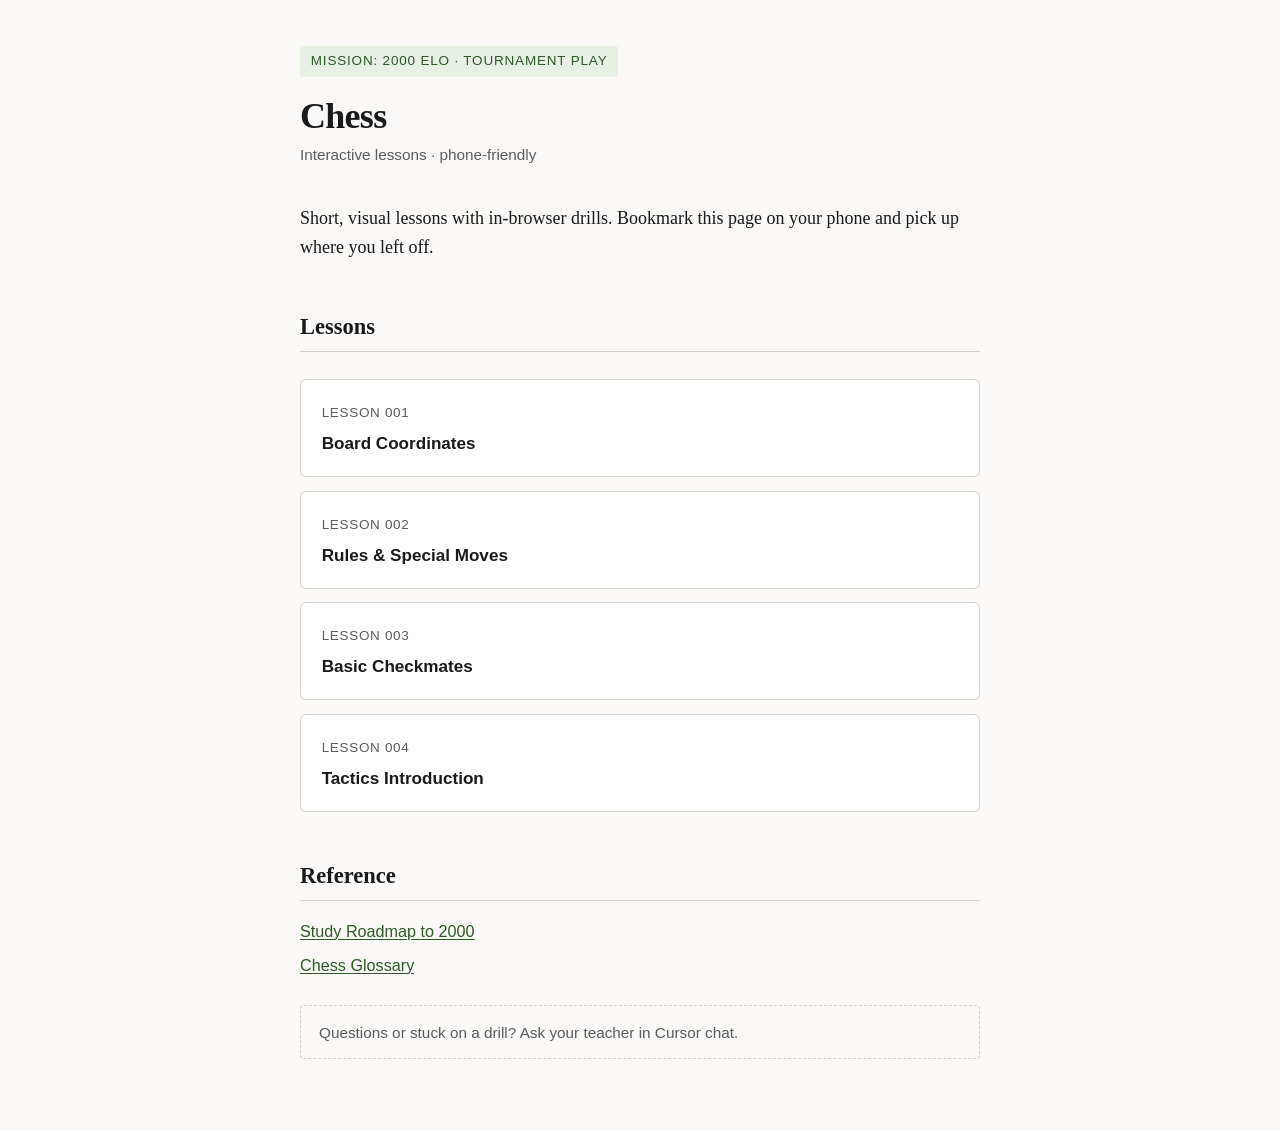
<file: index.html>
<!DOCTYPE html>
<html lang="en">
<head>
  <meta charset="UTF-8">
  <meta name="viewport" content="width=device-width, initial-scale=1.0">
  <title>Chess — Learn</title>
  <link rel="stylesheet" href="assets/lesson.css">
  <style>
    .lesson-list {
      list-style: none;
      padding: 0;
      margin: 1.5rem 0;
    }
    .lesson-list li {
      margin: 0.75rem 0;
    }
    .lesson-list a {
      display: block;
      padding: 1rem 1.15rem;
      background: #fff;
      border: 1px solid var(--border);
      border-radius: 6px;
      text-decoration: none;
      color: var(--ink);
      font-family: var(--font-sans);
      font-size: 0.95rem;
    }
    .lesson-list a:hover {
      border-color: var(--accent);
      background: var(--accent-light);
    }
    .lesson-list .num {
      font-size: 0.75rem;
      color: var(--muted);
      text-transform: uppercase;
      letter-spacing: 0.05em;
    }
    .lesson-list .title {
      display: block;
      font-weight: 600;
      margin-top: 0.2rem;
    }
    .ref-links {
      font-family: var(--font-sans);
      font-size: 0.9rem;
    }
    .ref-links ul {
      list-style: none;
      padding: 0;
    }
    .ref-links li { margin: 0.4rem 0; }
  </style>
</head>
<body>
<article>
  <p class="mission-tag">Mission: 2000 Elo · Tournament play</p>
  <h1>Chess</h1>
  <p class="subtitle">Interactive lessons · phone-friendly</p>

  <p>
    Short, visual lessons with in-browser drills. Bookmark this page on your phone
    and pick up where you left off.
  </p>

  <h2>Lessons</h2>
  <ul class="lesson-list">
    <li>
      <a href="lessons/0001-board-coordinates.html">
        <span class="num">Lesson 001</span>
        <span class="title">Board Coordinates</span>
      </a>
    </li>
    <li>
      <a href="lessons/0002-rules-and-special-moves.html">
        <span class="num">Lesson 002</span>
        <span class="title">Rules &amp; Special Moves</span>
      </a>
    </li>
    <li>
      <a href="lessons/0003-basic-checkmates.html">
        <span class="num">Lesson 003</span>
        <span class="title">Basic Checkmates</span>
      </a>
    </li>
    <li>
      <a href="lessons/0004-tactics-intro.html">
        <span class="num">Lesson 004</span>
        <span class="title">Tactics Introduction</span>
      </a>
    </li>
  </ul>

  <h2>Reference</h2>
  <nav class="ref-links">
    <ul>
      <li><a href="reference/study-roadmap.html">Study Roadmap to 2000</a></li>
      <li><a href="reference/glossary.html">Chess Glossary</a></li>
    </ul>
  </nav>

  <div class="ask-teacher">
    Questions or stuck on a drill? Ask your teacher in Cursor chat.
  </div>
</article>
</body>
</html>
</file>
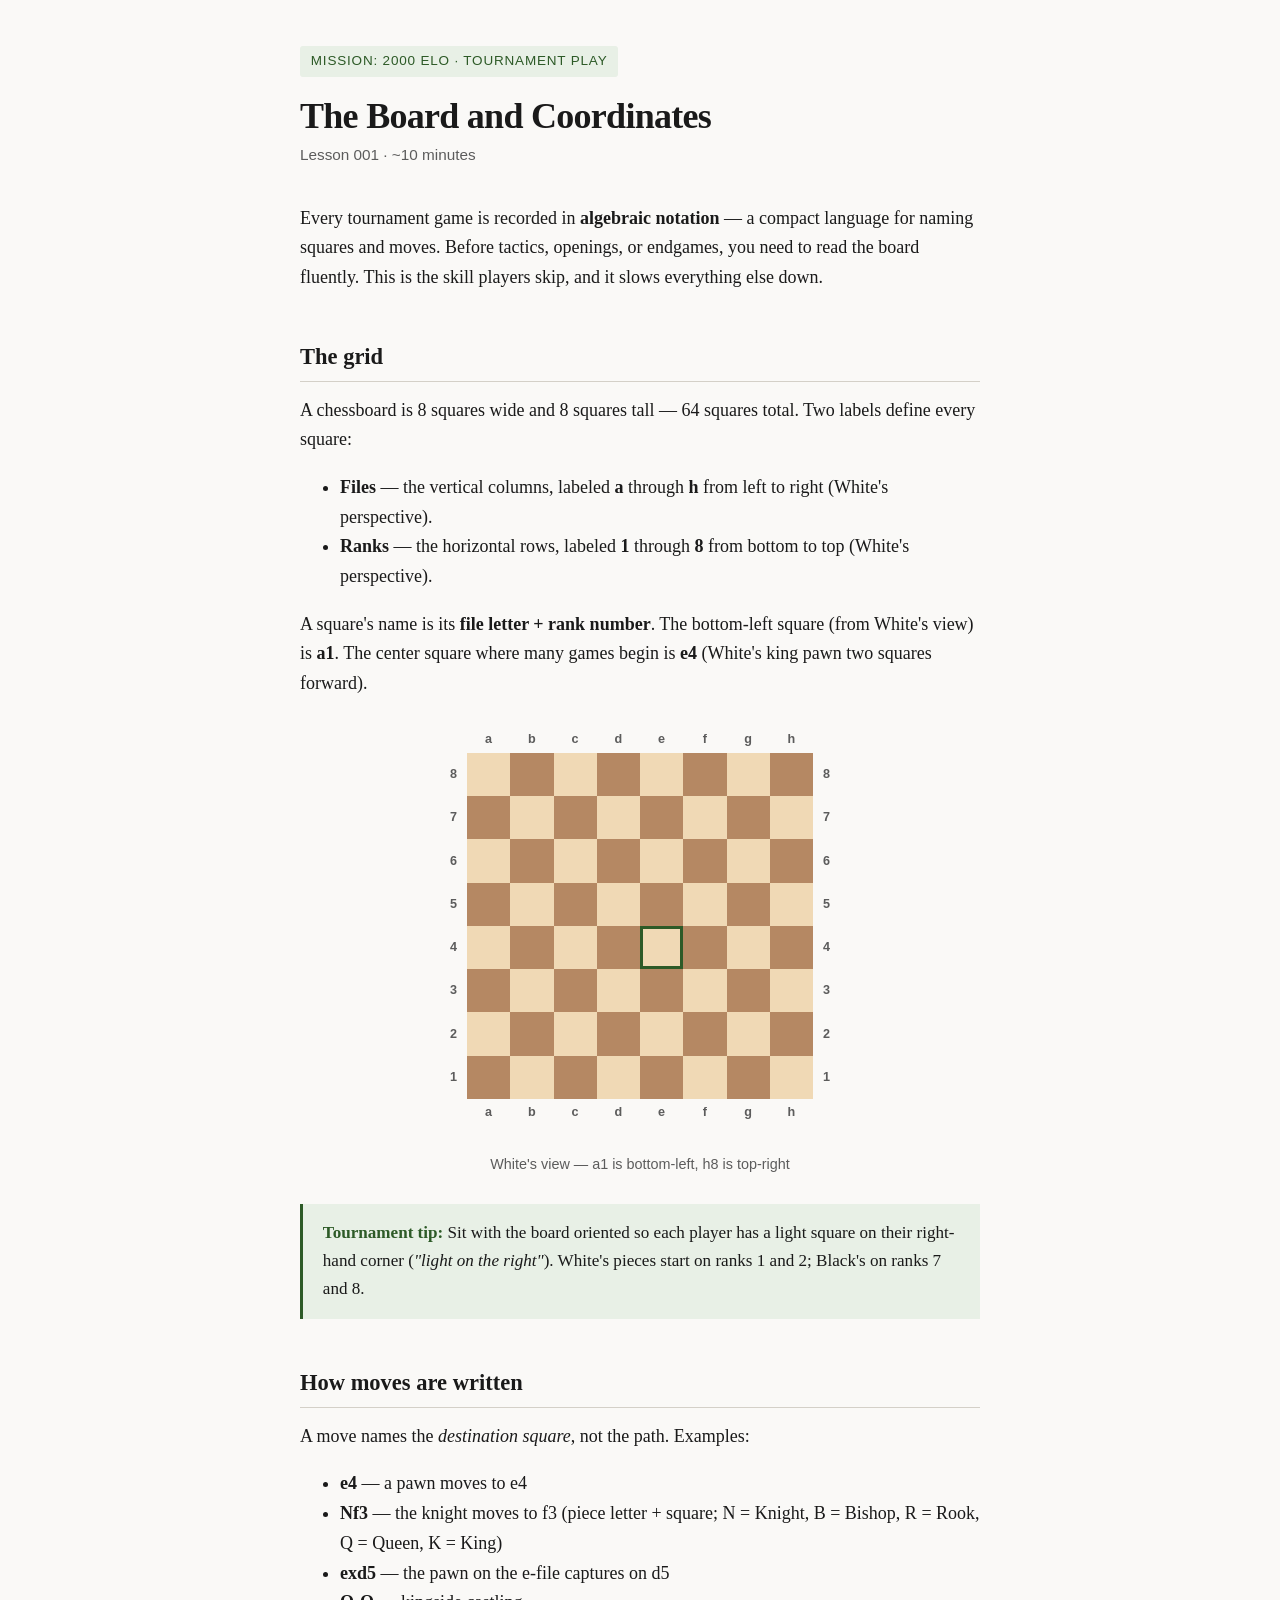
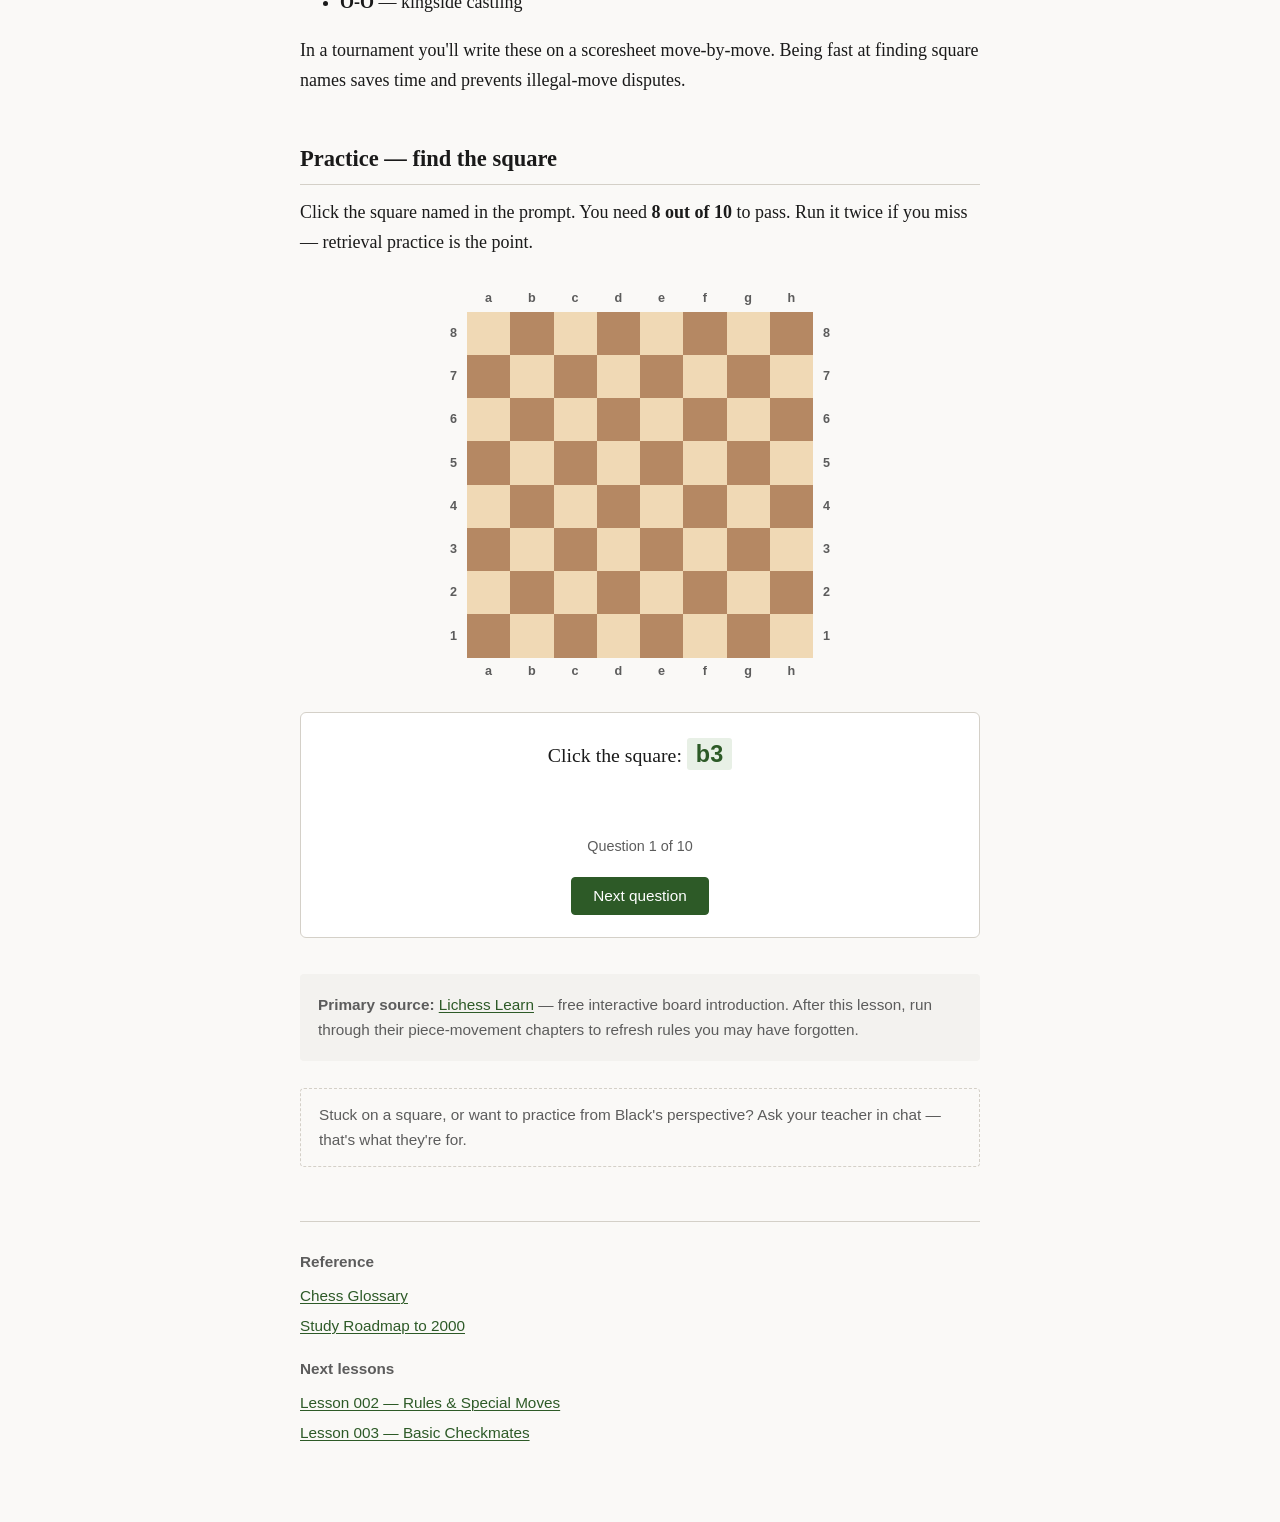
<file: lessons/0001-board-coordinates.html>
<!DOCTYPE html>
<html lang="en">
<head>
  <meta charset="UTF-8">
  <meta name="viewport" content="width=device-width, initial-scale=1.0">
  <title>Lesson 1 — Board Coordinates</title>
  <link rel="stylesheet" href="../assets/lesson.css">
</head>
<body>
<article>
  <p class="mission-tag">Mission: 2000 Elo · Tournament play</p>
  <h1>The Board and Coordinates</h1>
  <p class="subtitle">Lesson 001 · ~10 minutes</p>

  <p>
    Every tournament game is recorded in <strong>algebraic notation</strong> — a compact language
    for naming squares and moves. Before tactics, openings, or endgames, you need to read the
    board fluently. This is the skill players skip, and it slows everything else down.
  </p>

  <h2>The grid</h2>
  <p>
    A chessboard is 8 squares wide and 8 squares tall — 64 squares total.
    Two labels define every square:
  </p>
  <ul>
    <li><strong>Files</strong> — the vertical columns, labeled <strong>a</strong> through <strong>h</strong> from left to right (White's perspective).</li>
    <li><strong>Ranks</strong> — the horizontal rows, labeled <strong>1</strong> through <strong>8</strong> from bottom to top (White's perspective).</li>
  </ul>
  <p>
    A square's name is its <strong>file letter + rank number</strong>. The bottom-left square
    (from White's view) is <strong>a1</strong>. The center square where many games begin is
    <strong>e4</strong> (White's king pawn two squares forward).
  </p>

  <figure>
    <div class="board-wrap">
      <div id="demo-board" class="board-container"></div>
    </div>
    <figcaption>White's view — a1 is bottom-left, h8 is top-right</figcaption>
  </figure>

  <div class="callout">
    <strong>Tournament tip:</strong> Sit with the board oriented so each player has a light square
    on their right-hand corner (<em>"light on the right"</em>). White's pieces start on ranks 1 and 2;
    Black's on ranks 7 and 8.
  </div>

  <h2>How moves are written</h2>
  <p>
    A move names the <em>destination square</em>, not the path. Examples:
  </p>
  <ul>
    <li><strong>e4</strong> — a pawn moves to e4</li>
    <li><strong>Nf3</strong> — the knight moves to f3 (piece letter + square; N = Knight, B = Bishop, R = Rook, Q = Queen, K = King)</li>
    <li><strong>exd5</strong> — the pawn on the e-file captures on d5</li>
    <li><strong>O-O</strong> — kingside castling</li>
  </ul>
  <p>
    In a tournament you'll write these on a scoresheet move-by-move. Being fast at finding
    square names saves time and prevents illegal-move disputes.
  </p>

  <h2>Practice — find the square</h2>
  <p>
    Click the square named in the prompt. You need <strong>8 out of 10</strong> to pass.
    Run it twice if you miss — retrieval practice is the point.
  </p>

  <div id="coordinate-quiz"></div>

  <div class="source">
    <strong>Primary source:</strong>
    <a href="https://lichess.org/learn">Lichess Learn</a> — free interactive board introduction.
    After this lesson, run through their piece-movement chapters to refresh rules you may have forgotten.
  </div>

  <div class="ask-teacher">
    Stuck on a square, or want to practice from Black's perspective?
    Ask your teacher in chat — that's what they're for.
  </div>

  <nav class="nav-links">
    <strong>Reference</strong>
    <ul>
      <li><a href="../reference/glossary.html">Chess Glossary</a></li>
      <li><a href="../reference/study-roadmap.html">Study Roadmap to 2000</a></li>
    </ul>
    <strong style="display:block;margin-top:1rem">Next lessons</strong>
    <ul>
      <li><a href="0002-rules-and-special-moves.html">Lesson 002 — Rules &amp; Special Moves</a></li>
      <li><a href="0003-basic-checkmates.html">Lesson 003 — Basic Checkmates</a></li>
    </ul>
  </nav>
</article>

<script src="../assets/board.js"></script>
<script src="../assets/coordinate-quiz.js"></script>
<script>
  // Demo board with e4 highlighted
  var demo = document.getElementById('demo-board');
  ChessBoard.renderBoard(demo, { orientation: 'white', highlight: 'e4' });
  ChessBoard.markSquare(demo, 'e4', 'highlight');

  CoordinateQuiz.mount(document.getElementById('coordinate-quiz'), { count: 10 });
</script>
</body>
</html>
</file>
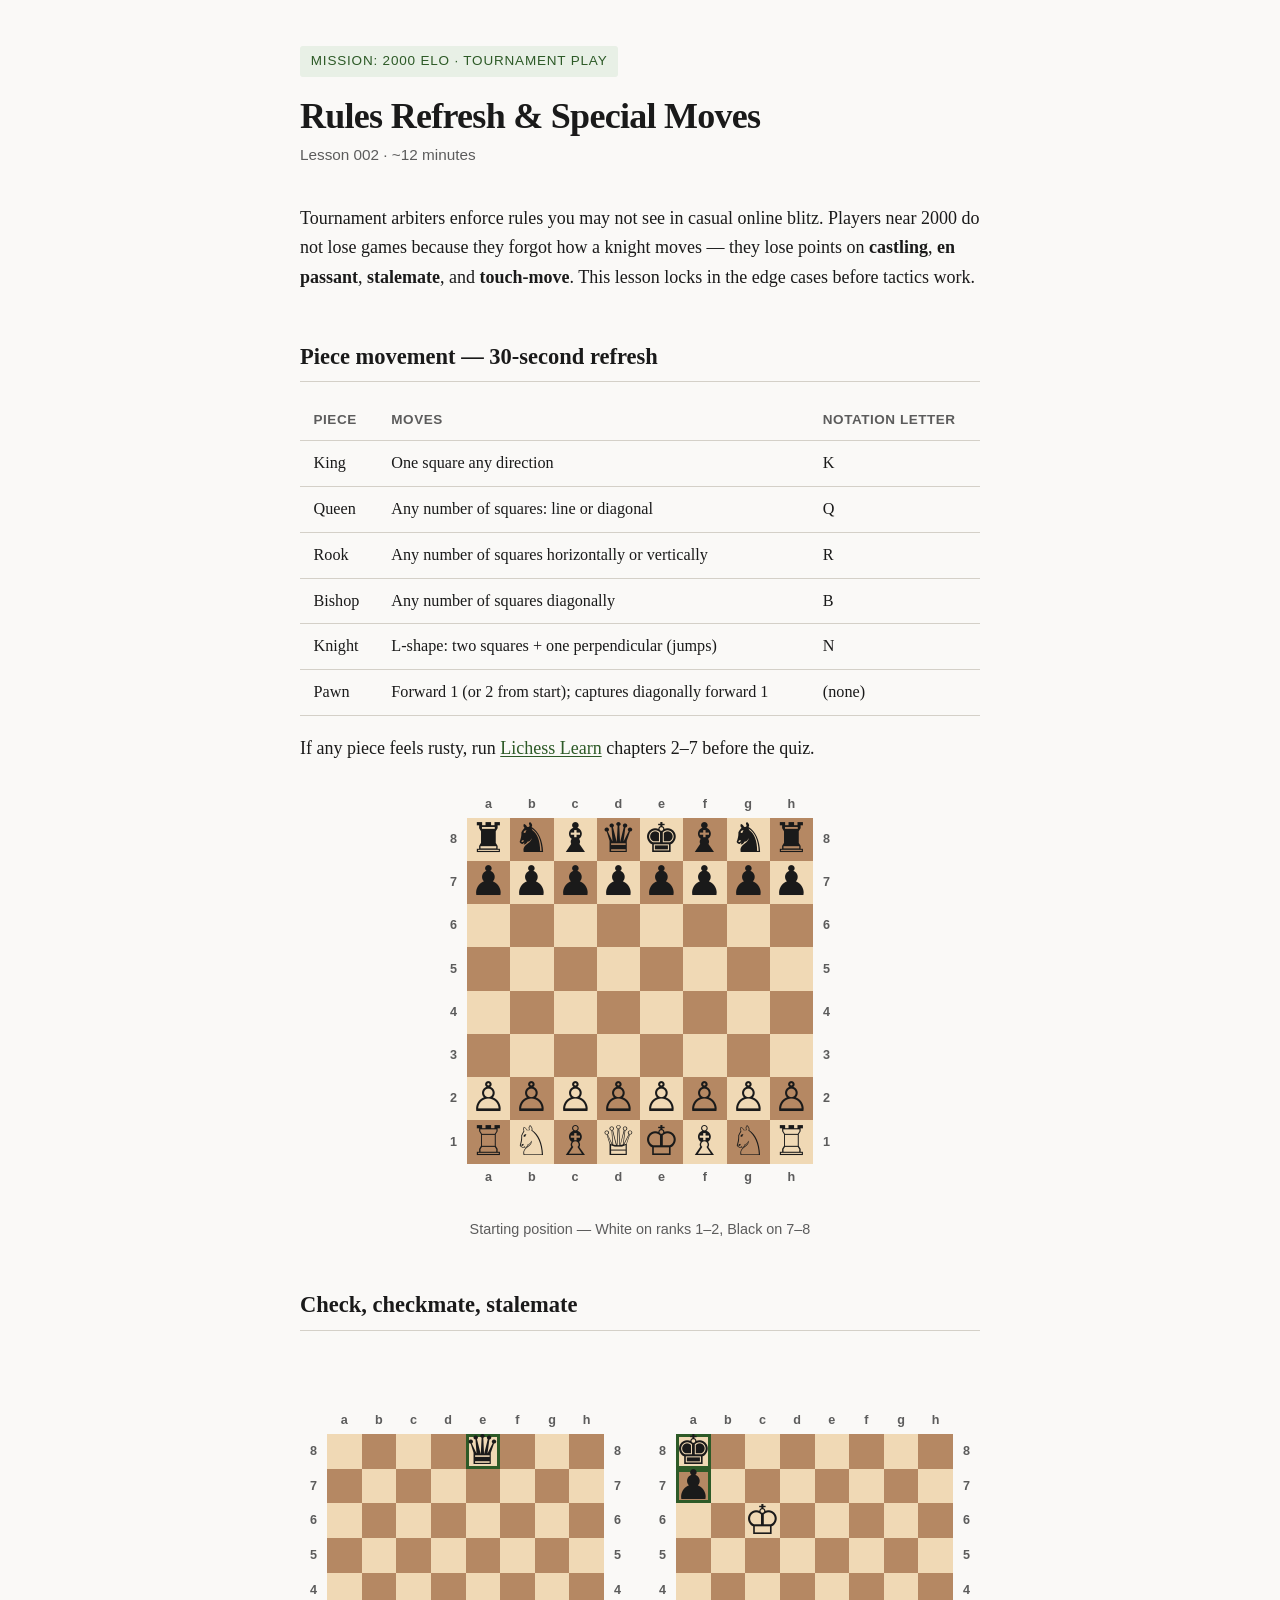
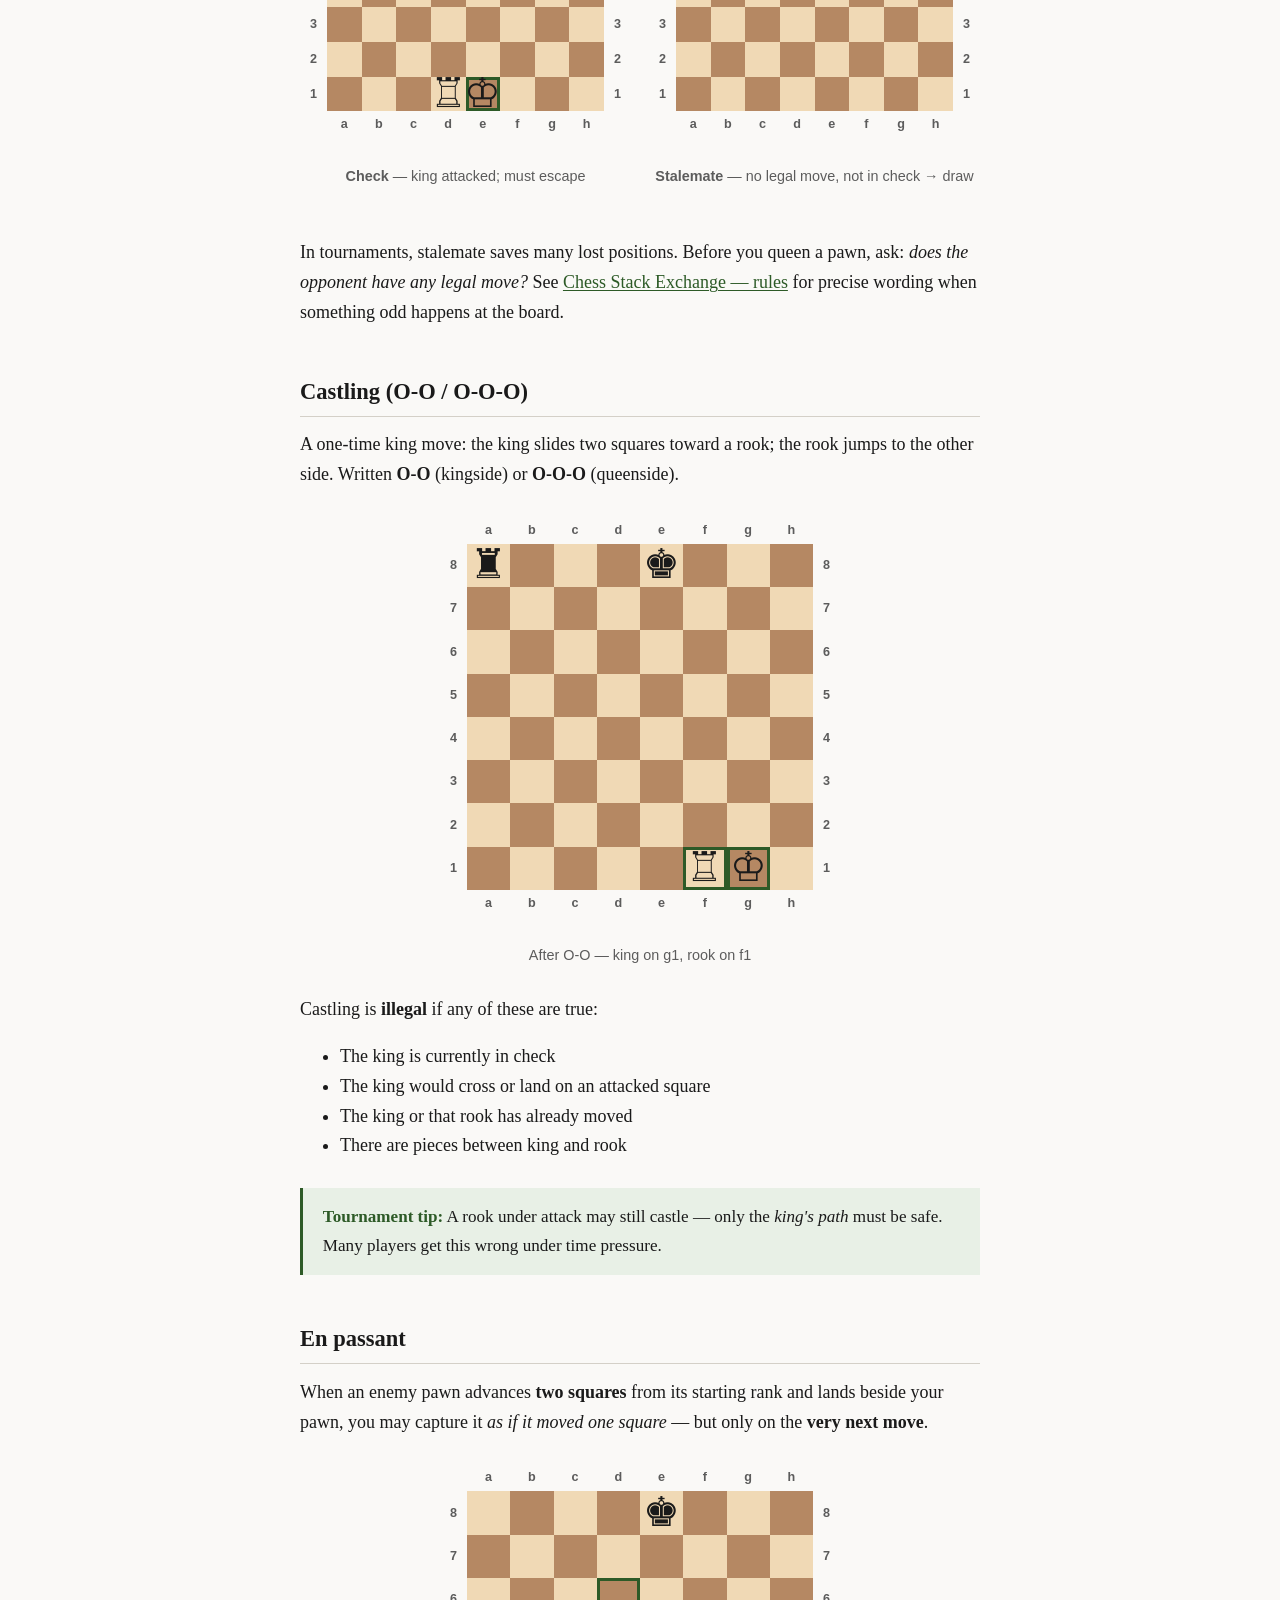
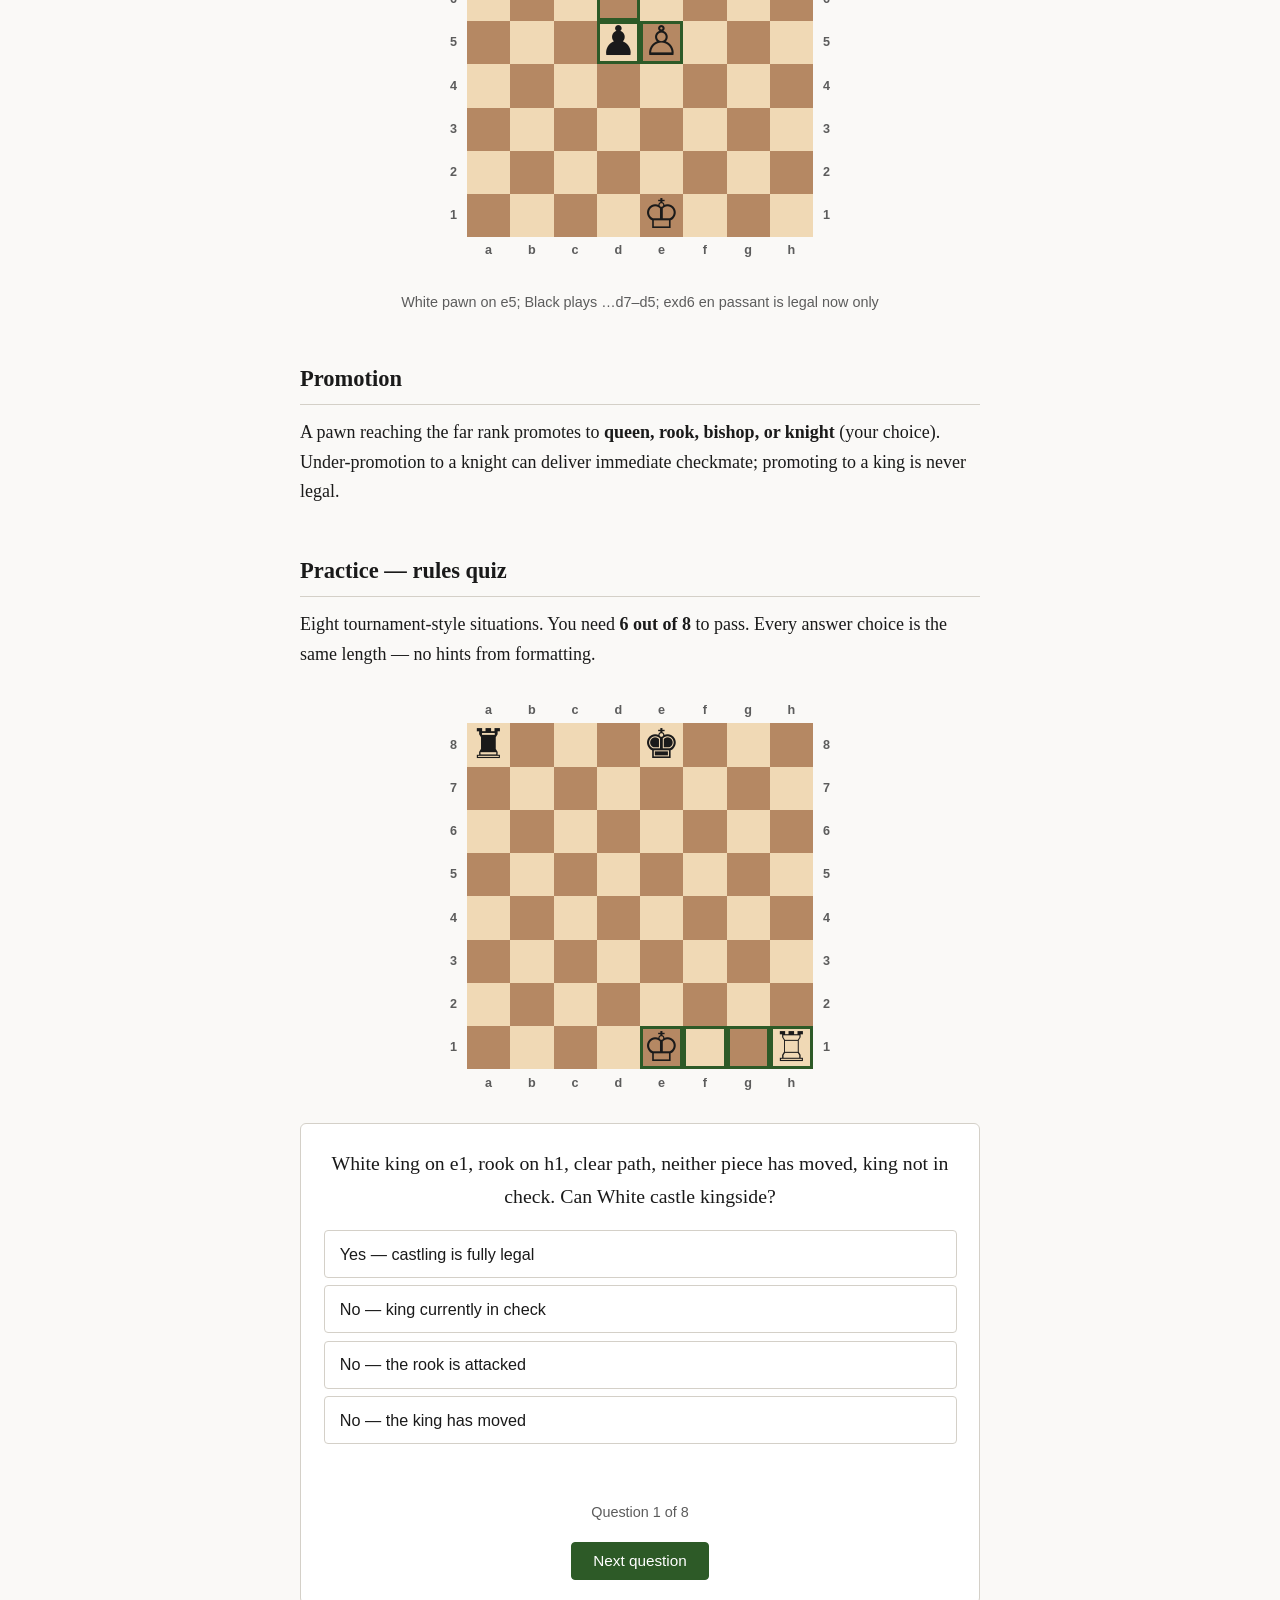
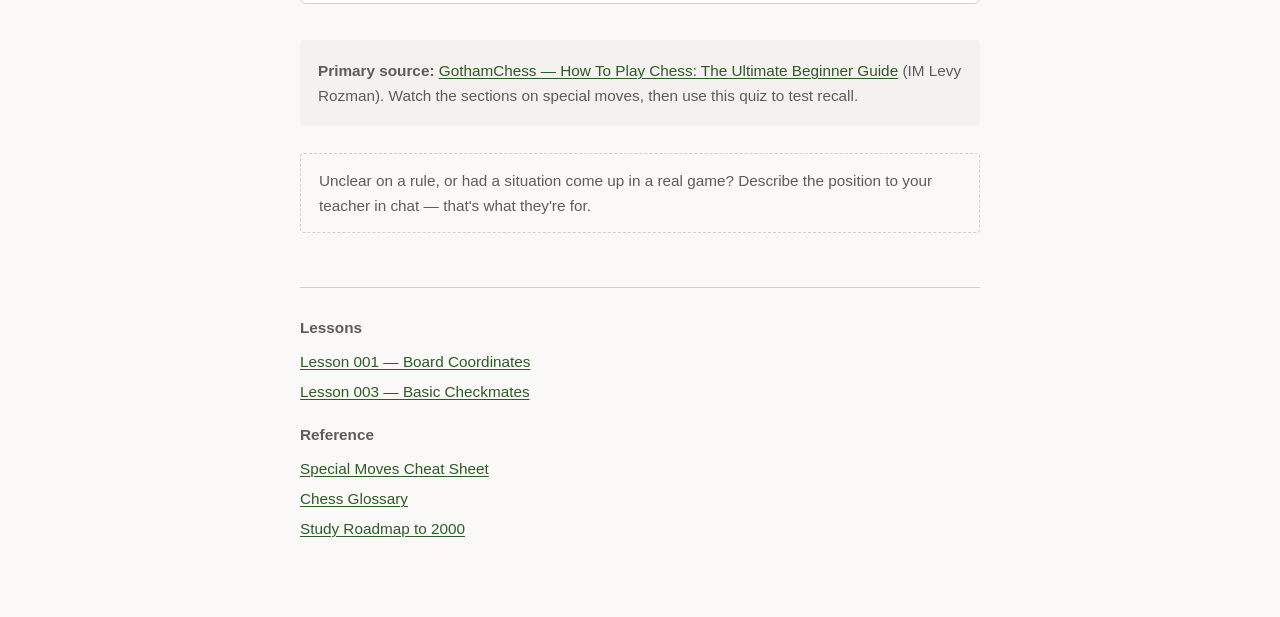
<file: lessons/0002-rules-and-special-moves.html>
<!DOCTYPE html>
<html lang="en">
<head>
  <meta charset="UTF-8">
  <meta name="viewport" content="width=device-width, initial-scale=1.0">
  <title>Lesson 2 — Rules &amp; Special Moves</title>
  <link rel="stylesheet" href="../assets/lesson.css">
</head>
<body>
<article>
  <p class="mission-tag">Mission: 2000 Elo · Tournament play</p>
  <h1>Rules Refresh &amp; Special Moves</h1>
  <p class="subtitle">Lesson 002 · ~12 minutes</p>

  <p>
    Tournament arbiters enforce rules you may not see in casual online blitz.
    Players near 2000 do not lose games because they forgot how a knight moves —
    they lose points on <strong>castling</strong>, <strong>en passant</strong>,
    <strong>stalemate</strong>, and <strong>touch-move</strong>. This lesson
    locks in the edge cases before tactics work.
  </p>

  <h2>Piece movement — 30-second refresh</h2>
  <table class="rule-table">
    <thead>
      <tr><th>Piece</th><th>Moves</th><th>Notation letter</th></tr>
    </thead>
    <tbody>
      <tr><td>King</td><td>One square any direction</td><td>K</td></tr>
      <tr><td>Queen</td><td>Any number of squares: line or diagonal</td><td>Q</td></tr>
      <tr><td>Rook</td><td>Any number of squares horizontally or vertically</td><td>R</td></tr>
      <tr><td>Bishop</td><td>Any number of squares diagonally</td><td>B</td></tr>
      <tr><td>Knight</td><td>L-shape: two squares + one perpendicular (jumps)</td><td>N</td></tr>
      <tr><td>Pawn</td><td>Forward 1 (or 2 from start); captures diagonally forward 1</td><td>(none)</td></tr>
    </tbody>
  </table>
  <p>
    If any piece feels rusty, run
    <a href="https://lichess.org/learn">Lichess Learn</a> chapters 2–7 before the quiz.
  </p>

  <figure>
    <div class="board-wrap">
      <div id="pieces-demo" class="board-container"></div>
    </div>
    <figcaption>Starting position — White on ranks 1–2, Black on 7–8</figcaption>
  </figure>

  <h2>Check, checkmate, stalemate</h2>
  <div class="diagram-row two-col">
    <figure>
      <div class="board-wrap">
        <div id="check-demo" class="board-container"></div>
      </div>
      <figcaption><strong>Check</strong> — king attacked; must escape</figcaption>
    </figure>
    <figure>
      <div class="board-wrap">
        <div id="stalemate-demo" class="board-container"></div>
      </div>
      <figcaption><strong>Stalemate</strong> — no legal move, not in check → draw</figcaption>
    </figure>
  </div>
  <p>
    In tournaments, stalemate saves many lost positions. Before you queen a pawn,
  ask: <em>does the opponent have any legal move?</em>
    See <a href="https://chess.stackexchange.com/questions/tagged/rules">Chess Stack Exchange — rules</a>
    for precise wording when something odd happens at the board.
  </p>

  <h2>Castling (O-O / O-O-O)</h2>
  <p>
    A one-time king move: the king slides two squares toward a rook; the rook jumps
    to the other side. Written <strong>O-O</strong> (kingside) or <strong>O-O-O</strong> (queenside).
  </p>
  <figure>
    <div class="board-wrap">
      <div id="castle-demo" class="board-container"></div>
    </div>
    <figcaption>After O-O — king on g1, rook on f1</figcaption>
  </figure>
  <p>Castling is <strong>illegal</strong> if any of these are true:</p>
  <ul>
    <li>The king is currently in check</li>
    <li>The king would cross or land on an attacked square</li>
    <li>The king or that rook has already moved</li>
    <li>There are pieces between king and rook</li>
  </ul>
  <div class="callout">
    <strong>Tournament tip:</strong> A rook under attack may still castle — only the
    <em>king's path</em> must be safe. Many players get this wrong under time pressure.
  </div>

  <h2>En passant</h2>
  <p>
    When an enemy pawn advances <strong>two squares</strong> from its starting rank and
    lands beside your pawn, you may capture it <em>as if it moved one square</em> —
    but only on the <strong>very next move</strong>.
  </p>
  <figure>
    <div class="board-wrap">
      <div id="ep-demo" class="board-container"></div>
    </div>
    <figcaption>White pawn on e5; Black plays …d7–d5; exd6 en passant is legal now only</figcaption>
  </figure>

  <h2>Promotion</h2>
  <p>
    A pawn reaching the far rank promotes to <strong>queen, rook, bishop, or knight</strong>
    (your choice). Under-promotion to a knight can deliver immediate checkmate;
    promoting to a king is never legal.
  </p>

  <h2>Practice — rules quiz</h2>
  <p>
    Eight tournament-style situations. You need <strong>6 out of 8</strong> to pass.
    Every answer choice is the same length — no hints from formatting.
  </p>

  <div id="rules-quiz"></div>

  <div class="source">
    <strong>Primary source:</strong>
    <a href="https://www.youtube.com/watch?v=OCSbzArwB10">GothamChess — How To Play Chess: The Ultimate Beginner Guide</a>
    (IM Levy Rozman). Watch the sections on special moves, then use this quiz to test recall.
  </div>

  <div class="ask-teacher">
    Unclear on a rule, or had a situation come up in a real game?
    Describe the position to your teacher in chat — that's what they're for.
  </div>

  <nav class="nav-links">
    <strong>Lessons</strong>
    <ul>
      <li><a href="0001-board-coordinates.html">Lesson 001 — Board Coordinates</a></li>
      <li><a href="0003-basic-checkmates.html">Lesson 003 — Basic Checkmates</a></li>
    </ul>
    <strong style="display:block;margin-top:1rem">Reference</strong>
    <ul>
      <li><a href="../reference/special-moves.html">Special Moves Cheat Sheet</a></li>
      <li><a href="../reference/glossary.html">Chess Glossary</a></li>
      <li><a href="../reference/study-roadmap.html">Study Roadmap to 2000</a></li>
    </ul>
  </nav>
</article>

<script src="../assets/board.js"></script>
<script src="../assets/rules-quiz.js"></script>
<script>
  var start = {
    a1: 'wR', b1: 'wN', c1: 'wB', d1: 'wQ', e1: 'wK', f1: 'wB', g1: 'wN', h1: 'wR',
    a2: 'wP', b2: 'wP', c2: 'wP', d2: 'wP', e2: 'wP', f2: 'wP', g2: 'wP', h2: 'wP',
    a7: 'bP', b7: 'bP', c7: 'bP', d7: 'bP', e7: 'bP', f7: 'bP', g7: 'bP', h7: 'bP',
    a8: 'bR', b8: 'bN', c8: 'bB', d8: 'bQ', e8: 'bK', f8: 'bB', g8: 'bN', h8: 'bR',
  };

  ChessBoard.renderBoard(document.getElementById('pieces-demo'), { pieces: start });

  ChessBoard.renderBoard(document.getElementById('check-demo'), {
    pieces: { e1: 'wK', e8: 'bQ', d1: 'wR' },
    highlights: ['e1', 'e8'],
  });

  ChessBoard.renderBoard(document.getElementById('stalemate-demo'), {
    pieces: { a8: 'bK', a7: 'bP', c6: 'wK' },
    highlights: ['a8', 'a7'],
  });

  ChessBoard.renderBoard(document.getElementById('castle-demo'), {
    pieces: { g1: 'wK', f1: 'wR', e8: 'bK', a8: 'bR' },
    highlights: ['g1', 'f1'],
  });

  ChessBoard.renderBoard(document.getElementById('ep-demo'), {
    pieces: { e5: 'wP', d5: 'bP', e1: 'wK', e8: 'bK' },
    highlights: ['e5', 'd5', 'd6'],
  });

  RulesQuiz.mount(document.getElementById('rules-quiz'), { count: 8, passAt: 6 });
</script>
</body>
</html>
</file>
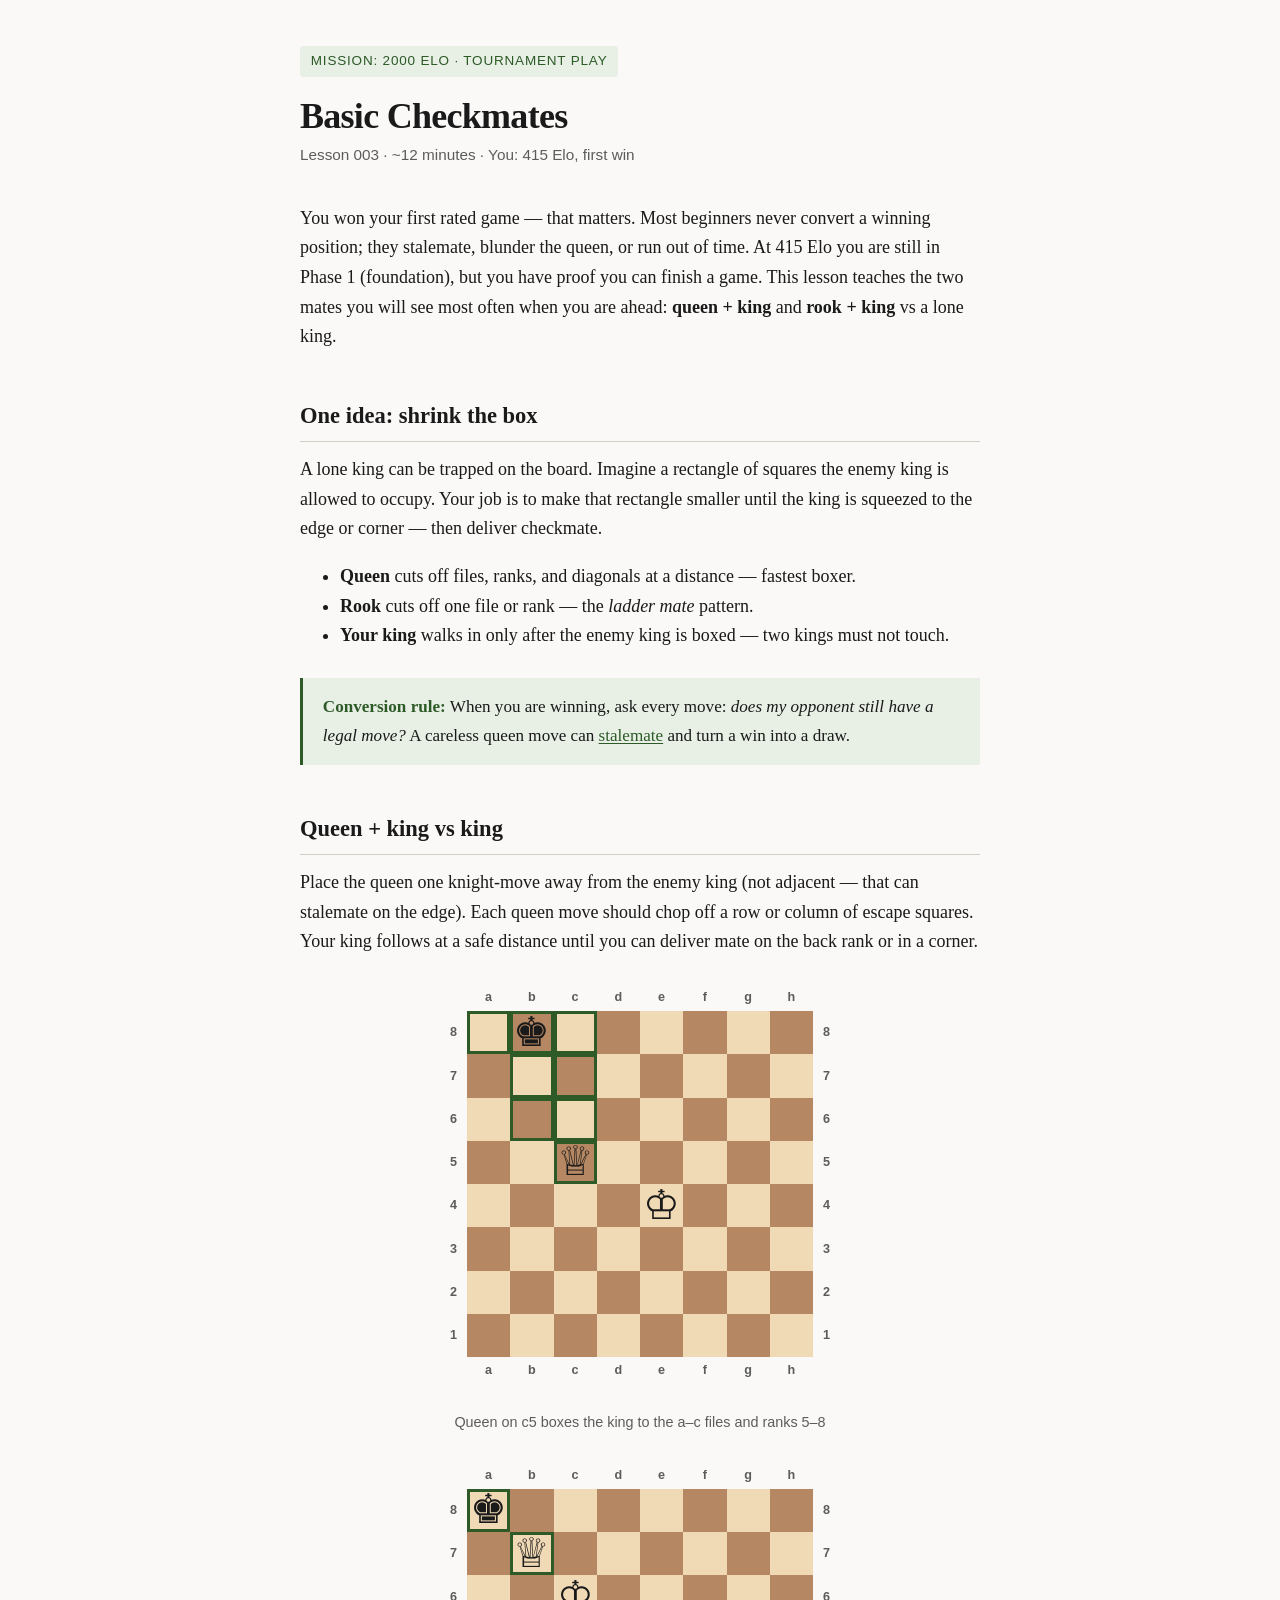
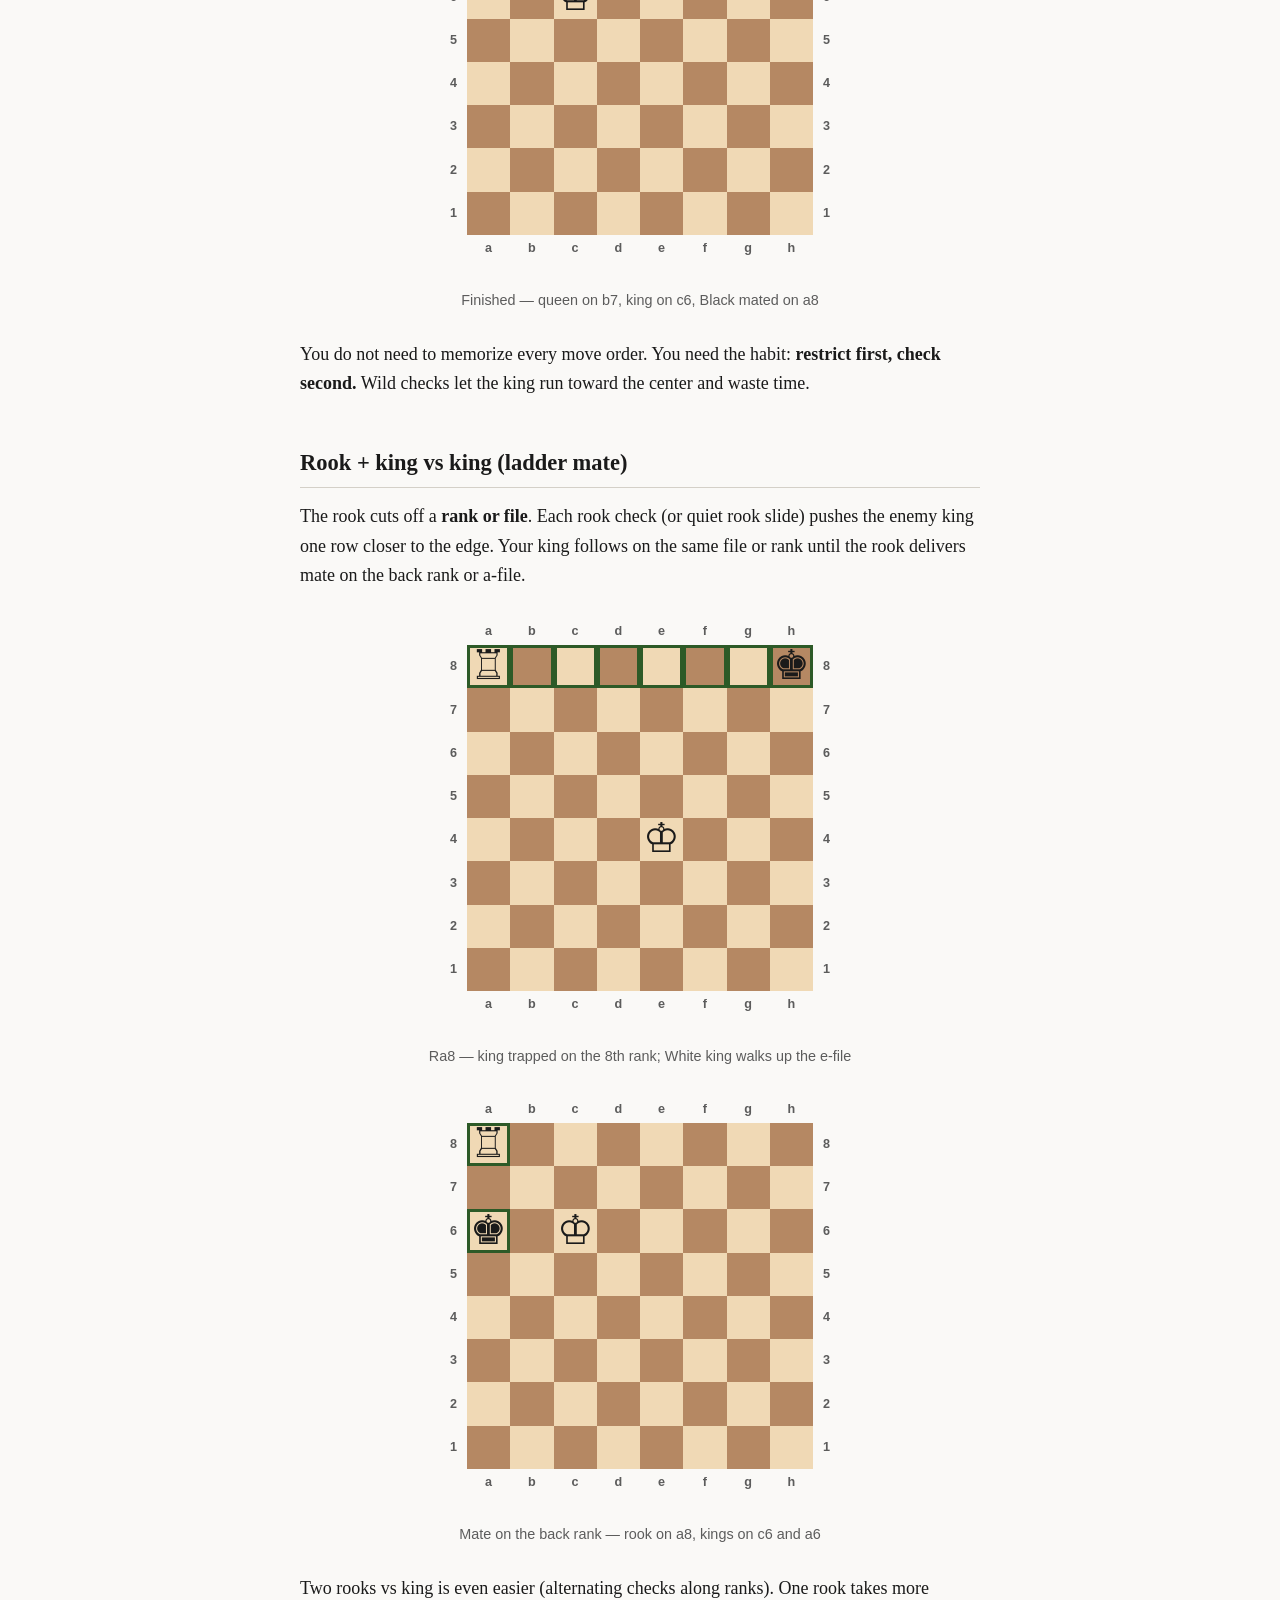
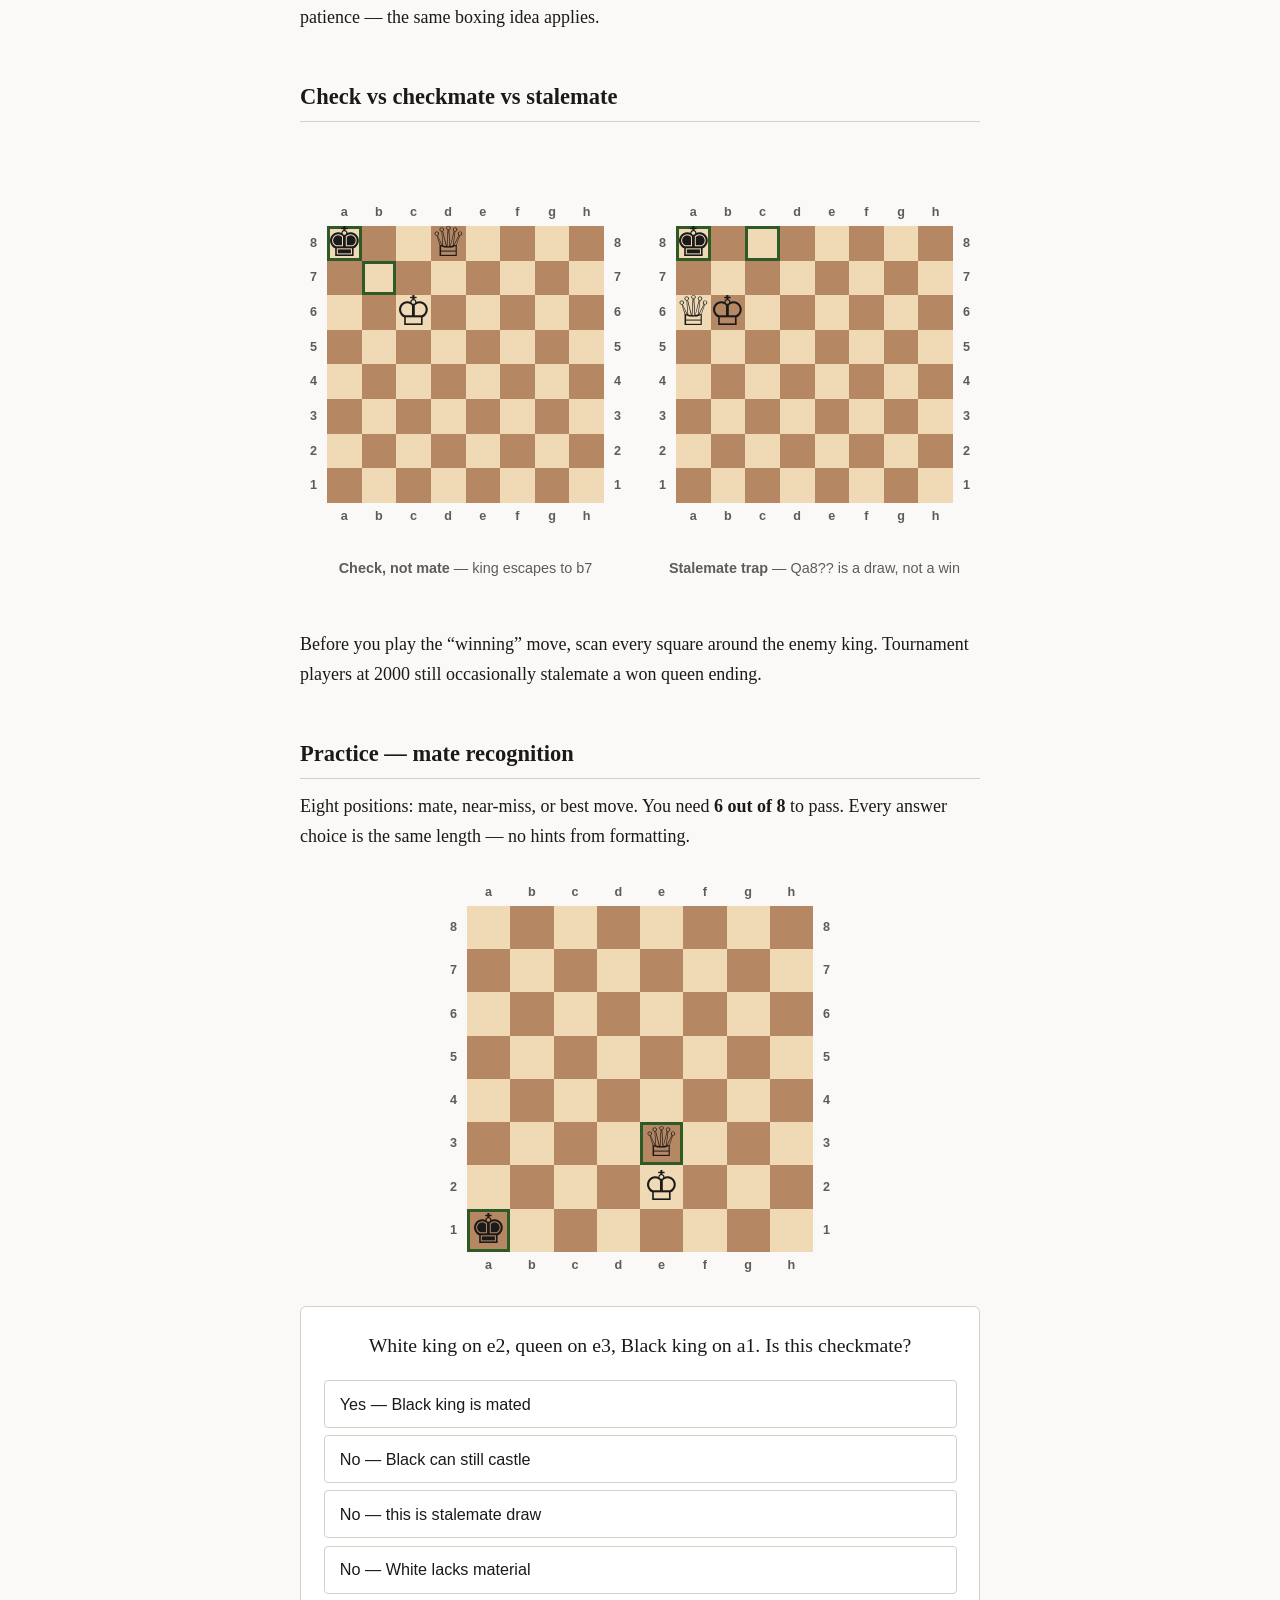
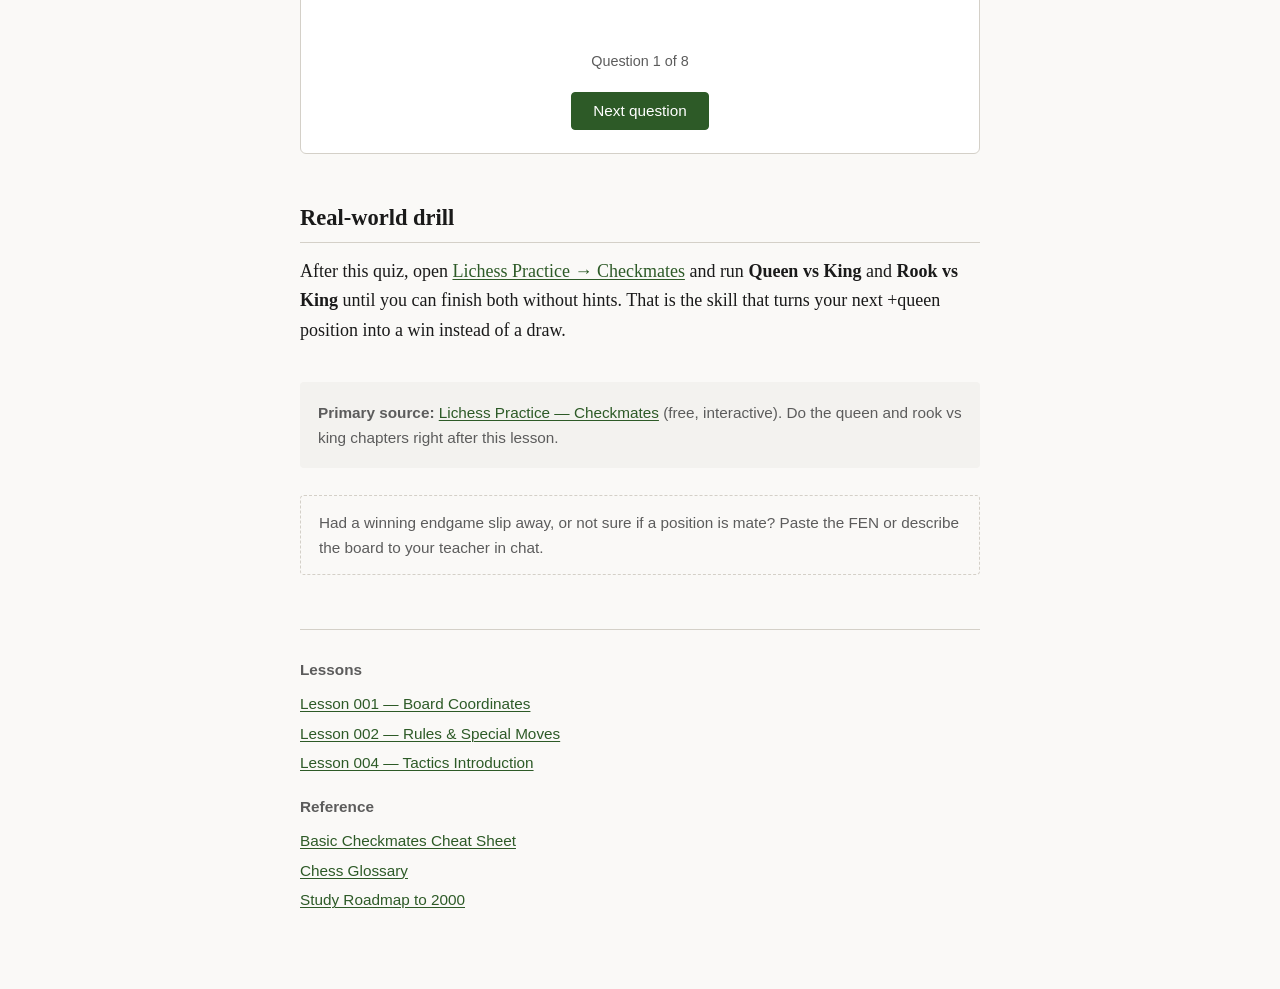
<file: lessons/0003-basic-checkmates.html>
<!DOCTYPE html>
<html lang="en">
<head>
  <meta charset="UTF-8">
  <meta name="viewport" content="width=device-width, initial-scale=1.0">
  <title>Lesson 3 — Basic Checkmates</title>
  <link rel="stylesheet" href="../assets/lesson.css">
</head>
<body>
<article>
  <p class="mission-tag">Mission: 2000 Elo · Tournament play</p>
  <h1>Basic Checkmates</h1>
  <p class="subtitle">Lesson 003 · ~12 minutes · You: 415 Elo, first win</p>

  <p>
    You won your first rated game — that matters. Most beginners never convert a winning
    position; they stalemate, blunder the queen, or run out of time. At 415 Elo you are
    still in Phase 1 (foundation), but you have proof you can finish a game. This lesson
    teaches the two mates you will see most often when you are ahead: <strong>queen + king</strong>
    and <strong>rook + king</strong> vs a lone king.
  </p>

  <h2>One idea: shrink the box</h2>
  <p>
    A lone king can be trapped on the board. Imagine a rectangle of squares the enemy king
    is allowed to occupy. Your job is to make that rectangle smaller until the king is
    squeezed to the edge or corner — then deliver checkmate.
  </p>
  <ul>
    <li><strong>Queen</strong> cuts off files, ranks, and diagonals at a distance — fastest boxer.</li>
    <li><strong>Rook</strong> cuts off one file or rank — the <em>ladder mate</em> pattern.</li>
    <li><strong>Your king</strong> walks in only after the enemy king is boxed — two kings must not touch.</li>
  </ul>
  <div class="callout">
    <strong>Conversion rule:</strong> When you are winning, ask every move:
    <em>does my opponent still have a legal move?</em> A careless queen move can
    <a href="../reference/glossary.html">stalemate</a> and turn a win into a draw.
  </div>

  <h2>Queen + king vs king</h2>
  <p>
    Place the queen one knight-move away from the enemy king (not adjacent — that can
    stalemate on the edge). Each queen move should chop off a row or column of escape
    squares. Your king follows at a safe distance until you can deliver mate on the back
    rank or in a corner.
  </p>
  <figure>
    <div class="board-wrap">
      <div id="queen-box-1" class="board-container"></div>
    </div>
    <figcaption>Queen on c5 boxes the king to the a–c files and ranks 5–8</figcaption>
  </figure>
  <figure>
    <div class="board-wrap">
      <div id="queen-mate" class="board-container"></div>
    </div>
    <figcaption>Finished — queen on b7, king on c6, Black mated on a8</figcaption>
  </figure>
  <p>
    You do not need to memorize every move order. You need the habit:
    <strong>restrict first, check second.</strong> Wild checks let the king run toward
    the center and waste time.
  </p>

  <h2>Rook + king vs king (ladder mate)</h2>
  <p>
    The rook cuts off a <strong>rank or file</strong>. Each rook check (or quiet rook slide)
    pushes the enemy king one row closer to the edge. Your king follows on the same file
    or rank until the rook delivers mate on the back rank or a-file.
  </p>
  <figure>
    <div class="board-wrap">
      <div id="rook-cut" class="board-container"></div>
    </div>
    <figcaption>Ra8 — king trapped on the 8th rank; White king walks up the e-file</figcaption>
  </figure>
  <figure>
    <div class="board-wrap">
      <div id="rook-mate" class="board-container"></div>
    </div>
    <figcaption>Mate on the back rank — rook on a8, kings on c6 and a6</figcaption>
  </figure>
  <p>
    Two rooks vs king is even easier (alternating checks along ranks). One rook takes more
    patience — the same boxing idea applies.
  </p>

  <h2>Check vs checkmate vs stalemate</h2>
  <div class="diagram-row two-col">
    <figure>
      <div class="board-wrap">
        <div id="check-not-mate" class="board-container"></div>
      </div>
      <figcaption><strong>Check, not mate</strong> — king escapes to b7</figcaption>
    </figure>
    <figure>
      <div class="board-wrap">
        <div id="stalemate-trap" class="board-container"></div>
      </div>
      <figcaption><strong>Stalemate trap</strong> — Qa8?? is a draw, not a win</figcaption>
    </figure>
  </div>
  <p>
    Before you play the “winning” move, scan every square around the enemy king.
    Tournament players at 2000 still occasionally stalemate a won queen ending.
  </p>

  <h2>Practice — mate recognition</h2>
  <p>
    Eight positions: mate, near-miss, or best move. You need <strong>6 out of 8</strong> to pass.
    Every answer choice is the same length — no hints from formatting.
  </p>

  <div id="mate-quiz"></div>

  <h2>Real-world drill</h2>
  <p>
    After this quiz, open
    <a href="https://lichess.org/practice/checkmates">Lichess Practice → Checkmates</a>
    and run <strong>Queen vs King</strong> and <strong>Rook vs King</strong> until you can
    finish both without hints. That is the skill that turns your next +queen position into
    a win instead of a draw.
  </p>

  <div class="source">
    <strong>Primary source:</strong>
    <a href="https://lichess.org/practice/checkmates">Lichess Practice — Checkmates</a>
    (free, interactive). Do the queen and rook vs king chapters right after this lesson.
  </div>

  <div class="ask-teacher">
  Had a winning endgame slip away, or not sure if a position is mate?
    Paste the FEN or describe the board to your teacher in chat.
  </div>

  <nav class="nav-links">
    <strong>Lessons</strong>
    <ul>
      <li><a href="0001-board-coordinates.html">Lesson 001 — Board Coordinates</a></li>
      <li><a href="0002-rules-and-special-moves.html">Lesson 002 — Rules &amp; Special Moves</a></li>
      <li><a href="0004-tactics-intro.html">Lesson 004 — Tactics Introduction</a></li>
    </ul>
    <strong style="display:block;margin-top:1rem">Reference</strong>
    <ul>
      <li><a href="../reference/basic-checkmates.html">Basic Checkmates Cheat Sheet</a></li>
      <li><a href="../reference/glossary.html">Chess Glossary</a></li>
      <li><a href="../reference/study-roadmap.html">Study Roadmap to 2000</a></li>
    </ul>
  </nav>
</article>

<script src="../assets/board.js"></script>
<script src="../assets/mate-quiz.js"></script>
<script>
  ChessBoard.renderBoard(document.getElementById('queen-box-1'), {
    pieces: { c5: 'wQ', e4: 'wK', b8: 'bK' },
    highlights: ['c5', 'b8', 'a8', 'c8', 'b7', 'c7', 'b6', 'c6'],
  });

  ChessBoard.renderBoard(document.getElementById('queen-mate'), {
    pieces: { b7: 'wQ', c6: 'wK', a8: 'bK' },
    highlights: ['a8', 'b7'],
  });

  ChessBoard.renderBoard(document.getElementById('rook-cut'), {
    pieces: { a8: 'wR', e4: 'wK', h8: 'bK' },
    highlights: ['a8', 'h8', 'g8', 'f8', 'e8', 'd8', 'c8', 'b8'],
  });

  ChessBoard.renderBoard(document.getElementById('rook-mate'), {
    pieces: { a8: 'wR', c6: 'wK', a6: 'bK' },
    highlights: ['a6', 'a8'],
  });

  ChessBoard.renderBoard(document.getElementById('check-not-mate'), {
    pieces: { c6: 'wK', d8: 'wQ', a8: 'bK' },
    highlights: ['a8', 'b7'],
  });

  ChessBoard.renderBoard(document.getElementById('stalemate-trap'), {
    pieces: { a6: 'wQ', b6: 'wK', a8: 'bK' },
    highlights: ['a8', 'c8'],
  });

  MateQuiz.mount(document.getElementById('mate-quiz'), { count: 8, passAt: 6 });
</script>
</body>
</html>
</file>
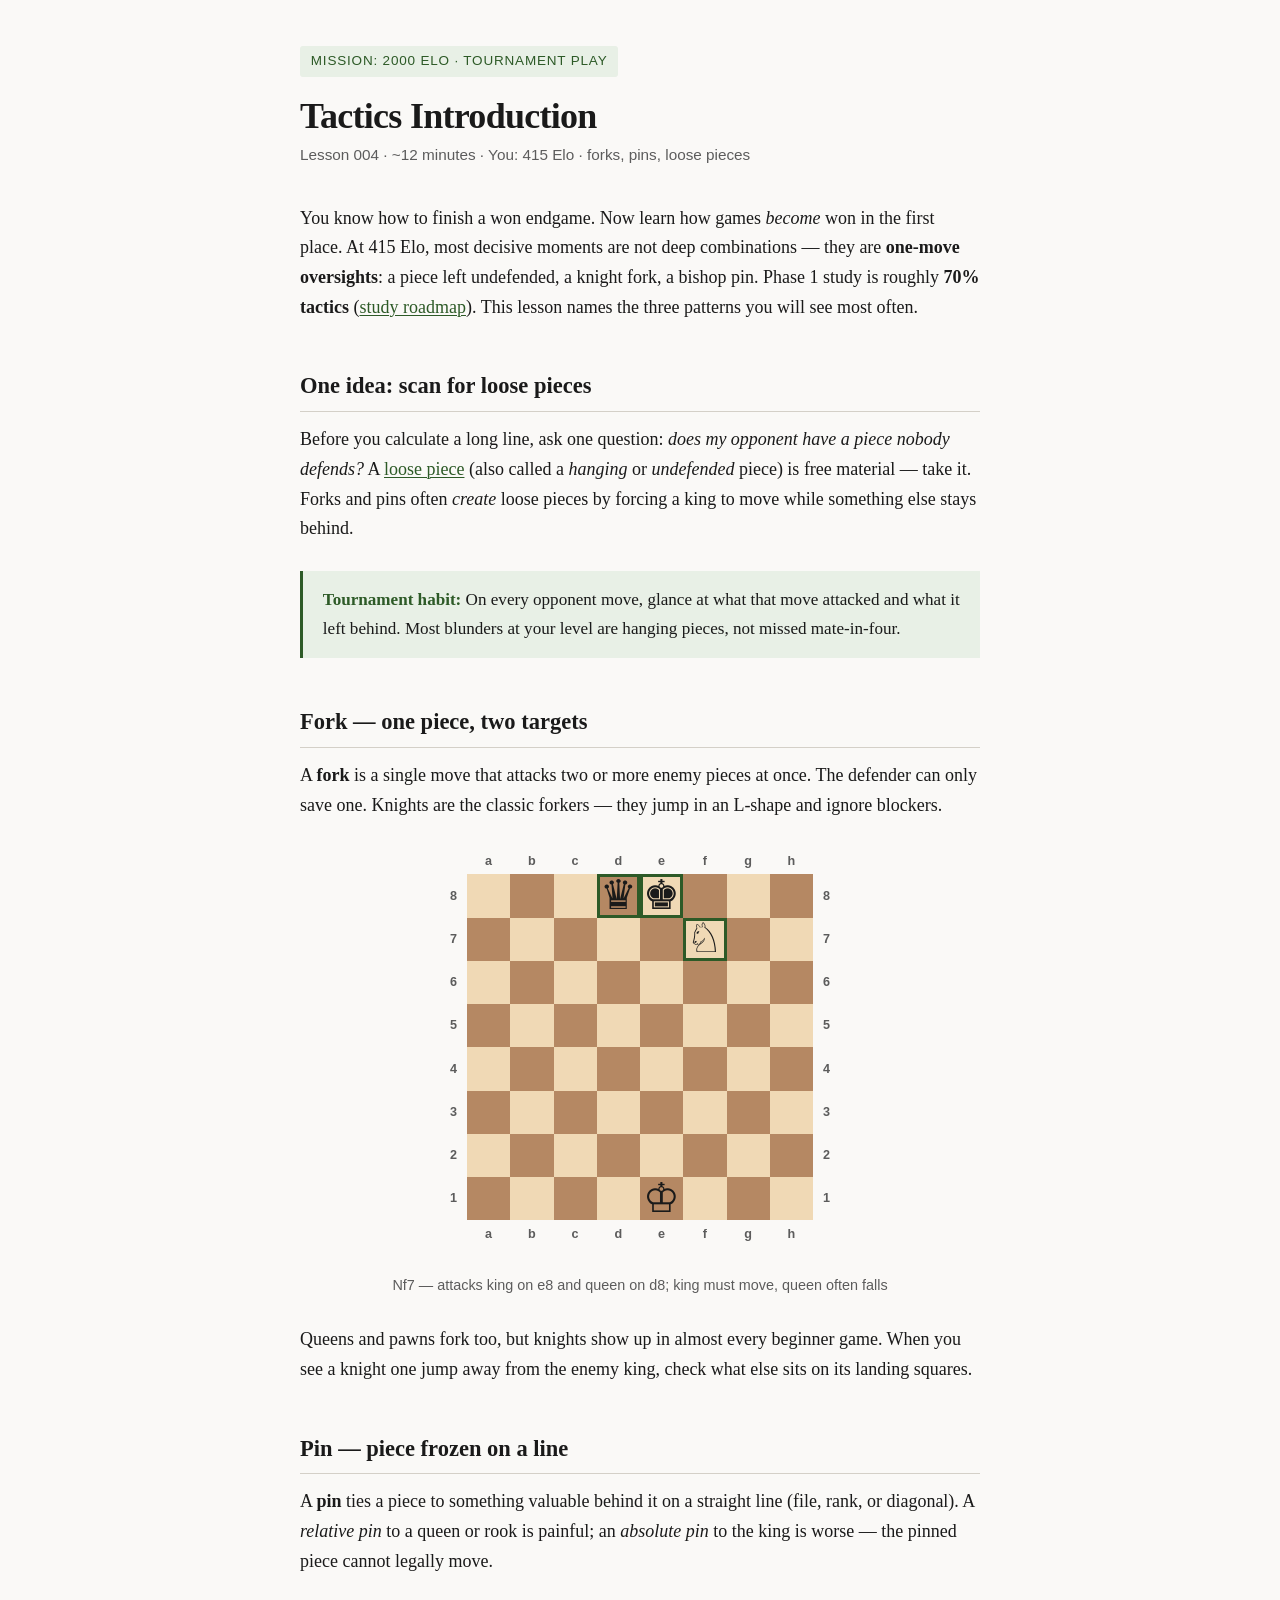
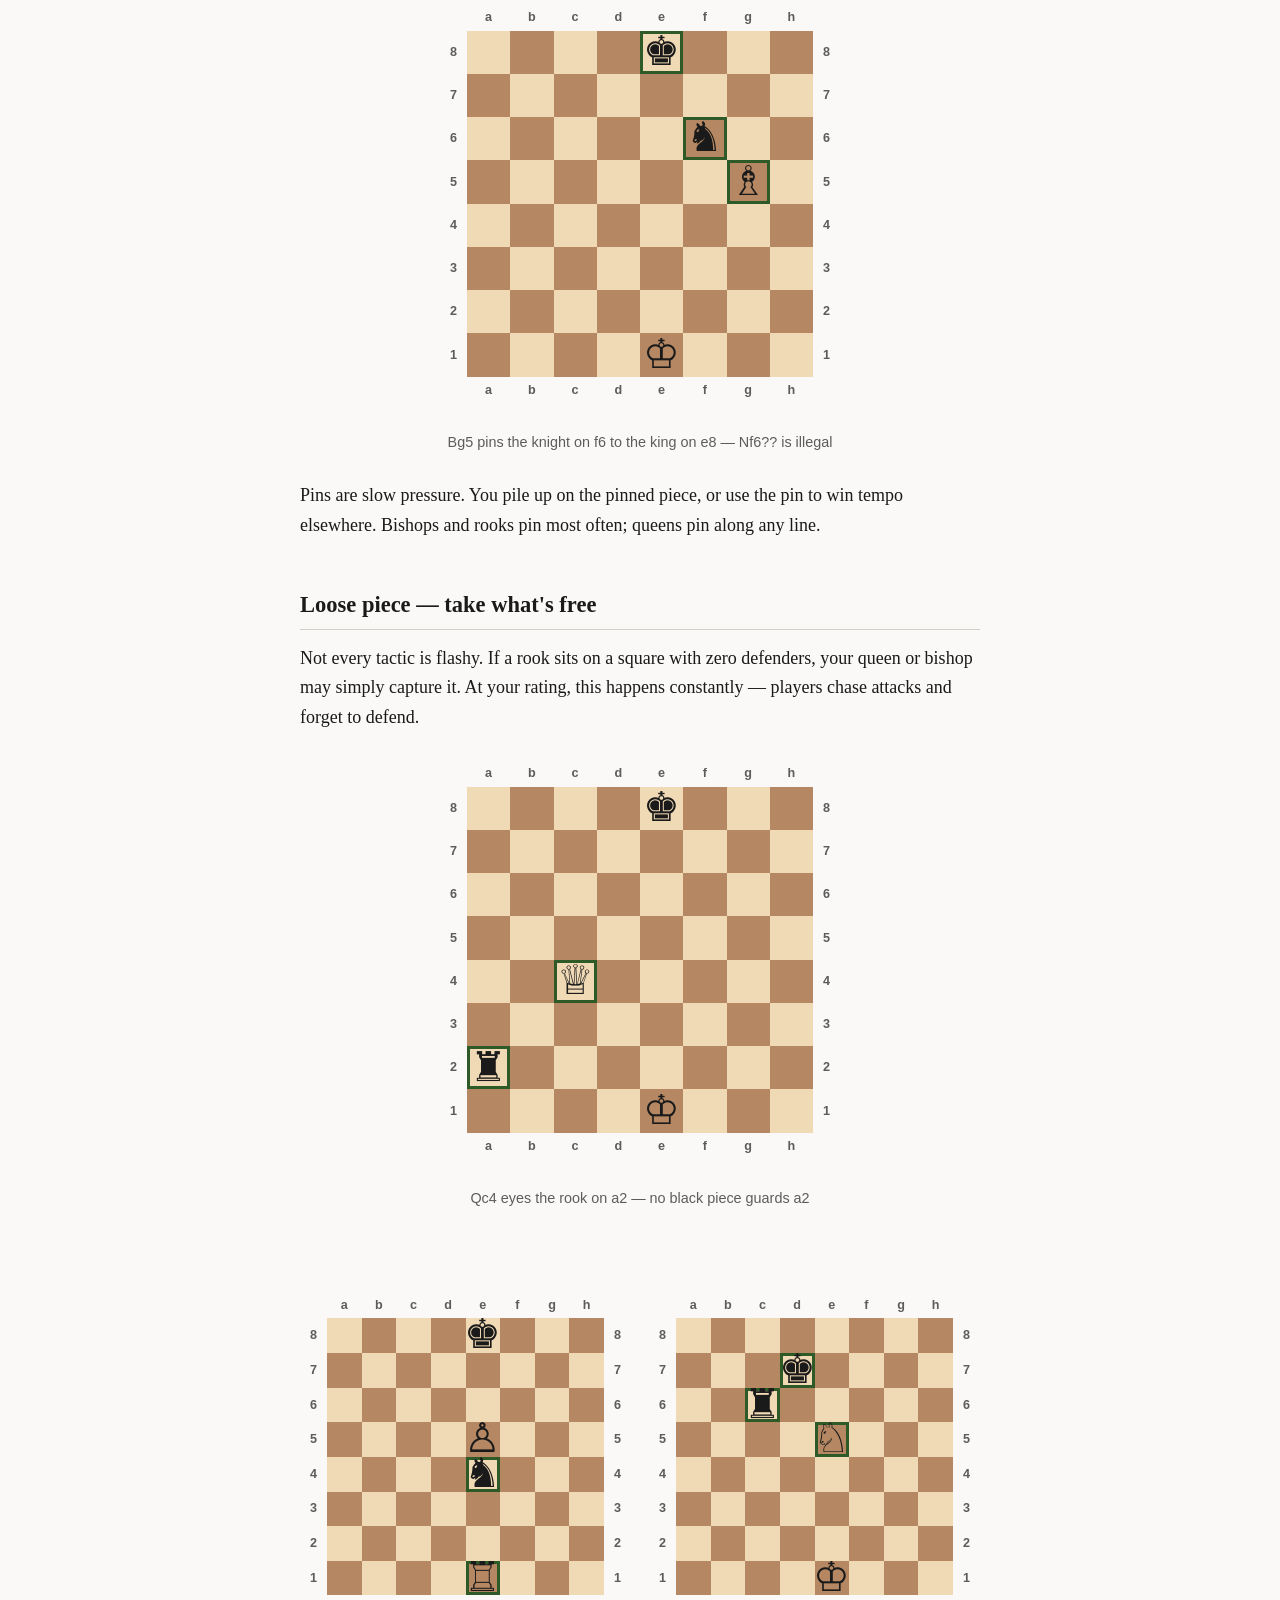
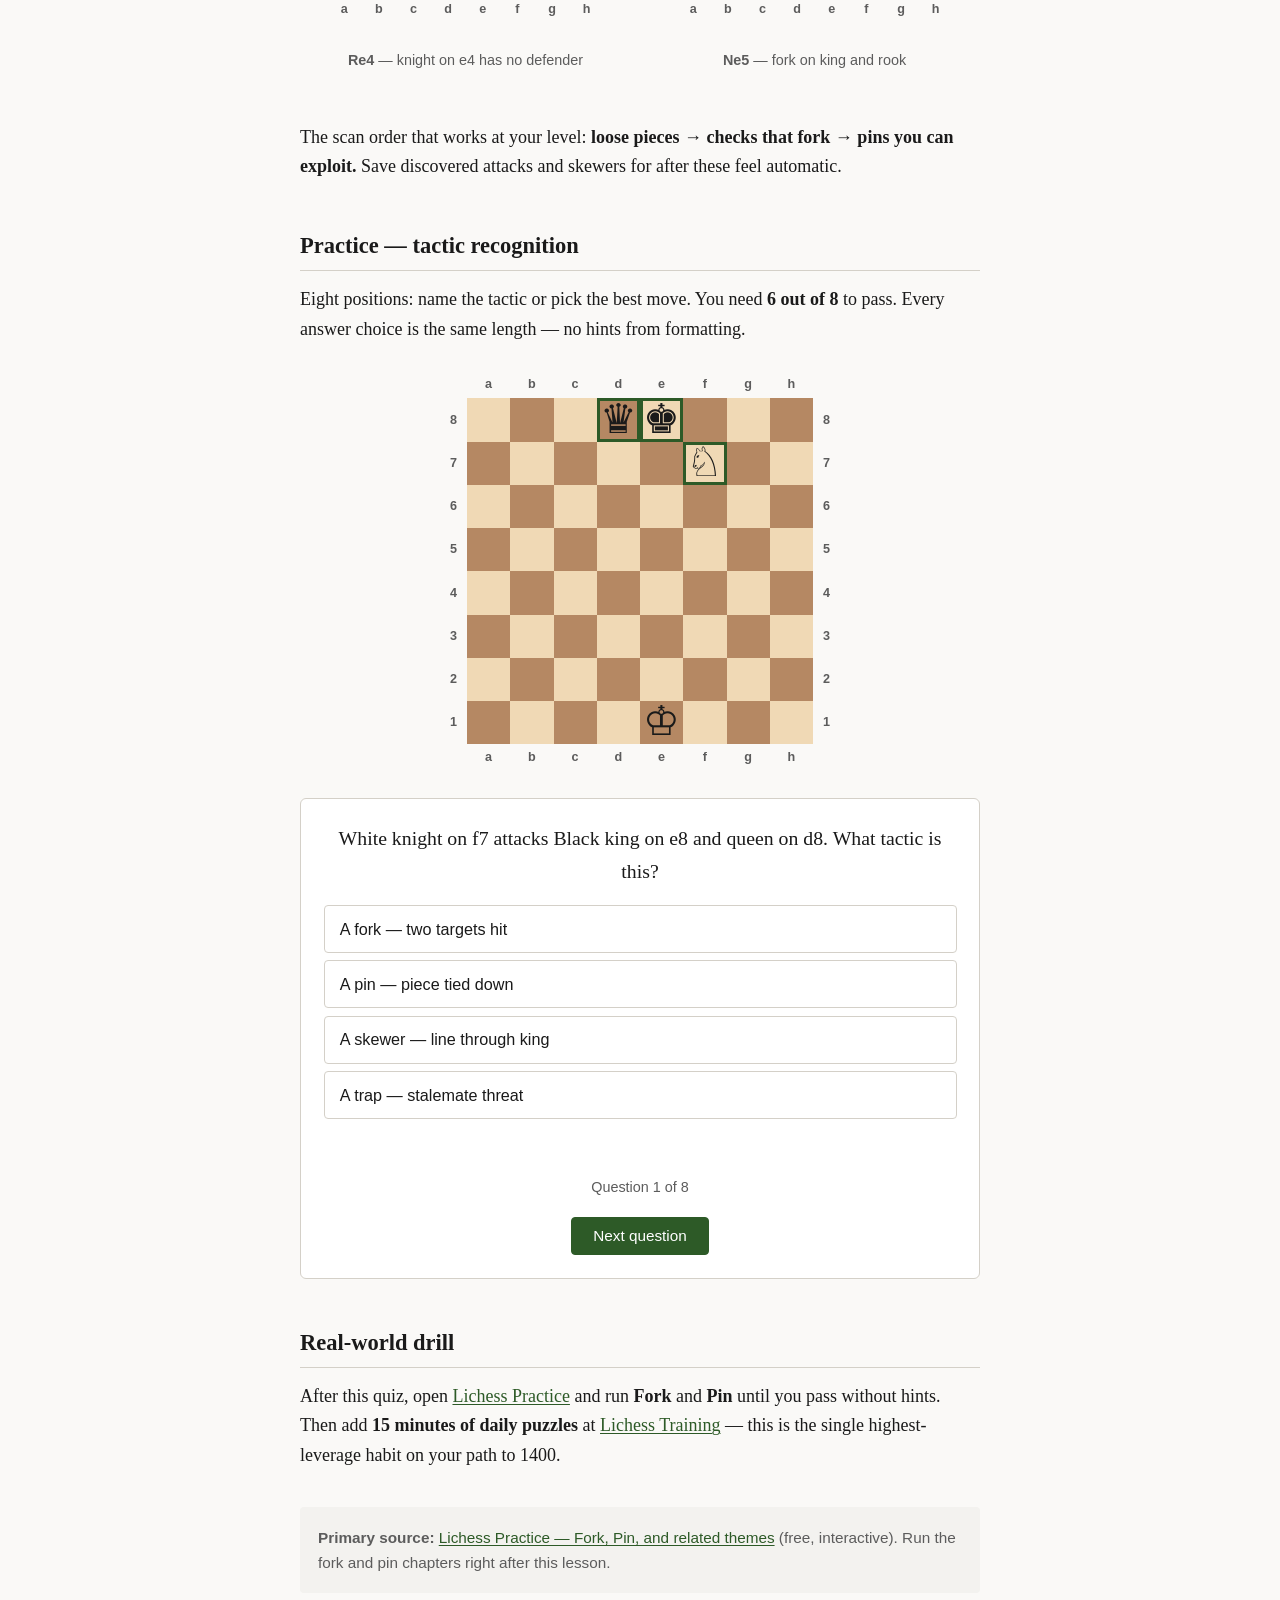
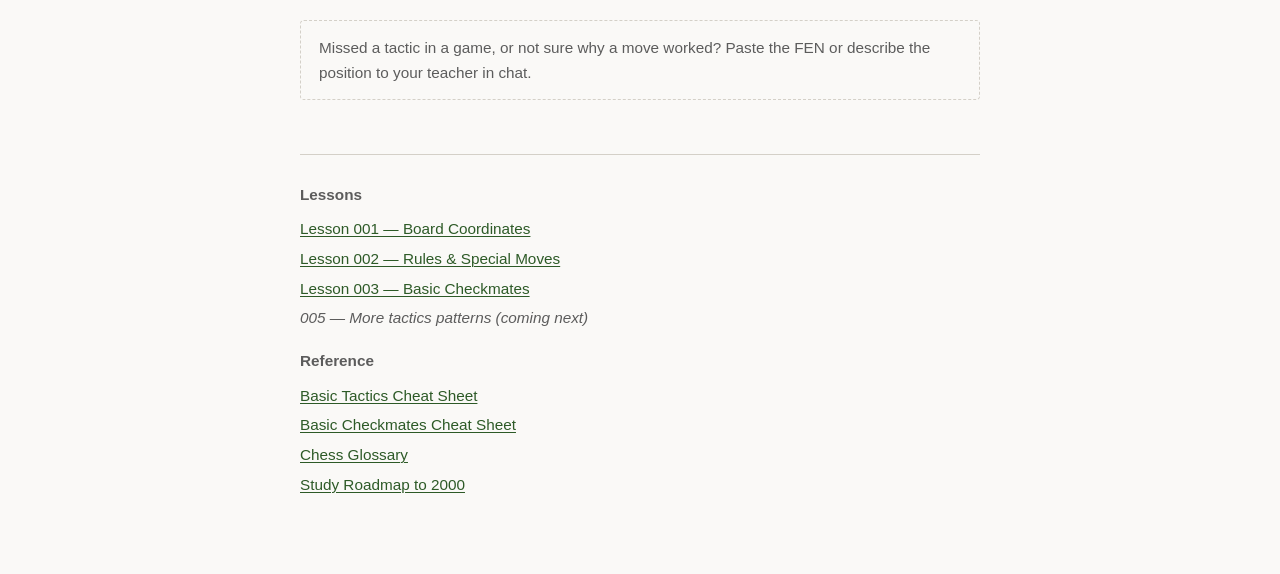
<file: lessons/0004-tactics-intro.html>
<!DOCTYPE html>
<html lang="en">
<head>
  <meta charset="UTF-8">
  <meta name="viewport" content="width=device-width, initial-scale=1.0">
  <title>Lesson 4 — Tactics Introduction</title>
  <link rel="stylesheet" href="../assets/lesson.css">
</head>
<body>
<article>
  <p class="mission-tag">Mission: 2000 Elo · Tournament play</p>
  <h1>Tactics Introduction</h1>
  <p class="subtitle">Lesson 004 · ~12 minutes · You: 415 Elo · forks, pins, loose pieces</p>

  <p>
    You know how to finish a won endgame. Now learn how games <em>become</em> won in the
    first place. At 415 Elo, most decisive moments are not deep combinations — they are
    <strong>one-move oversights</strong>: a piece left undefended, a knight fork, a bishop
    pin. Phase 1 study is roughly <strong>70% tactics</strong>
    (<a href="../reference/study-roadmap.html">study roadmap</a>). This lesson names the
    three patterns you will see most often.
  </p>

  <h2>One idea: scan for loose pieces</h2>
  <p>
    Before you calculate a long line, ask one question:
    <em>does my opponent have a piece nobody defends?</em>
    A <a href="../reference/glossary.html">loose piece</a> (also called a
    <em>hanging</em> or <em>undefended</em> piece) is free material — take it.
    Forks and pins often <em>create</em> loose pieces by forcing a king to move while
    something else stays behind.
  </p>
  <div class="callout">
    <strong>Tournament habit:</strong> On every opponent move, glance at what that move
    attacked and what it left behind. Most blunders at your level are hanging pieces,
    not missed mate-in-four.
  </div>

  <h2>Fork — one piece, two targets</h2>
  <p>
    A <strong>fork</strong> is a single move that attacks two or more enemy pieces at once.
    The defender can only save one. Knights are the classic forkers — they jump in an L-shape
    and ignore blockers.
  </p>
  <figure>
    <div class="board-wrap">
      <div id="fork-knight" class="board-container"></div>
    </div>
    <figcaption>Nf7 — attacks king on e8 and queen on d8; king must move, queen often falls</figcaption>
  </figure>
  <p>
    Queens and pawns fork too, but knights show up in almost every beginner game. When you
    see a knight one jump away from the enemy king, check what else sits on its landing squares.
  </p>

  <h2>Pin — piece frozen on a line</h2>
  <p>
    A <strong>pin</strong> ties a piece to something valuable behind it on a straight line
    (file, rank, or diagonal). A <em>relative pin</em> to a queen or rook is painful; an
    <em>absolute pin</em> to the king is worse — the pinned piece cannot legally move.
  </p>
  <figure>
    <div class="board-wrap">
      <div id="pin-bishop" class="board-container"></div>
    </div>
    <figcaption>Bg5 pins the knight on f6 to the king on e8 — Nf6?? is illegal</figcaption>
  </figure>
  <p>
    Pins are slow pressure. You pile up on the pinned piece, or use the pin to win tempo
    elsewhere. Bishops and rooks pin most often; queens pin along any line.
  </p>

  <h2>Loose piece — take what's free</h2>
  <p>
    Not every tactic is flashy. If a rook sits on a square with zero defenders, your queen
    or bishop may simply capture it. At your rating, this happens constantly — players
    chase attacks and forget to defend.
  </p>
  <figure>
    <div class="board-wrap">
      <div id="loose-rook" class="board-container"></div>
    </div>
    <figcaption>Qc4 eyes the rook on a2 — no black piece guards a2</figcaption>
  </figure>
  <div class="diagram-row two-col">
    <figure>
      <div class="board-wrap">
        <div id="loose-knight" class="board-container"></div>
      </div>
      <figcaption><strong>Re4</strong> — knight on e4 has no defender</figcaption>
    </figure>
    <figure>
      <div class="board-wrap">
        <div id="fork-rook" class="board-container"></div>
      </div>
      <figcaption><strong>Ne5</strong> — fork on king and rook</figcaption>
    </figure>
  </div>
  <p>
    The scan order that works at your level:
    <strong>loose pieces → checks that fork → pins you can exploit.</strong>
    Save discovered attacks and skewers for after these feel automatic.
  </p>

  <h2>Practice — tactic recognition</h2>
  <p>
    Eight positions: name the tactic or pick the best move. You need
    <strong>6 out of 8</strong> to pass. Every answer choice is the same length — no hints
    from formatting.
  </p>

  <div id="tactics-quiz"></div>

  <h2>Real-world drill</h2>
  <p>
    After this quiz, open
    <a href="https://lichess.org/practice">Lichess Practice</a> and run
    <strong>Fork</strong> and <strong>Pin</strong> until you pass without hints. Then add
    <strong>15 minutes of daily puzzles</strong> at
    <a href="https://lichess.org/training">Lichess Training</a> — this is the single highest-
    leverage habit on your path to 1400.
  </p>

  <div class="source">
    <strong>Primary source:</strong>
    <a href="https://lichess.org/practice">Lichess Practice — Fork, Pin, and related themes</a>
    (free, interactive). Run the fork and pin chapters right after this lesson.
  </div>

  <div class="ask-teacher">
    Missed a tactic in a game, or not sure why a move worked?
    Paste the FEN or describe the position to your teacher in chat.
  </div>

  <nav class="nav-links">
    <strong>Lessons</strong>
    <ul>
      <li><a href="0001-board-coordinates.html">Lesson 001 — Board Coordinates</a></li>
      <li><a href="0002-rules-and-special-moves.html">Lesson 002 — Rules &amp; Special Moves</a></li>
      <li><a href="0003-basic-checkmates.html">Lesson 003 — Basic Checkmates</a></li>
      <li><em>005 — More tactics patterns (coming next)</em></li>
    </ul>
    <strong style="display:block;margin-top:1rem">Reference</strong>
    <ul>
      <li><a href="../reference/basic-tactics.html">Basic Tactics Cheat Sheet</a></li>
      <li><a href="../reference/basic-checkmates.html">Basic Checkmates Cheat Sheet</a></li>
      <li><a href="../reference/glossary.html">Chess Glossary</a></li>
      <li><a href="../reference/study-roadmap.html">Study Roadmap to 2000</a></li>
    </ul>
  </nav>
</article>

<script src="../assets/board.js"></script>
<script src="../assets/tactics-quiz.js"></script>
<script>
  ChessBoard.renderBoard(document.getElementById('fork-knight'), {
    pieces: { f7: 'wN', e8: 'bK', d8: 'bQ', e1: 'wK' },
    highlights: ['f7', 'e8', 'd8'],
  });

  ChessBoard.renderBoard(document.getElementById('pin-bishop'), {
    pieces: { g5: 'wB', f6: 'bN', e8: 'bK', e1: 'wK' },
    highlights: ['g5', 'f6', 'e8'],
  });

  ChessBoard.renderBoard(document.getElementById('loose-rook'), {
    pieces: { c4: 'wQ', a2: 'bR', e8: 'bK', e1: 'wK' },
    highlights: ['c4', 'a2'],
  });

  ChessBoard.renderBoard(document.getElementById('loose-knight'), {
    pieces: { e1: 'wR', e4: 'bN', e8: 'bK', e5: 'wP' },
    highlights: ['e1', 'e4'],
  });

  ChessBoard.renderBoard(document.getElementById('fork-rook'), {
    pieces: { e5: 'wN', d7: 'bK', c6: 'bR', e1: 'wK' },
    highlights: ['e5', 'd7', 'c6'],
  });

  TacticsQuiz.mount(document.getElementById('tactics-quiz'), { count: 8, passAt: 6 });
</script>
</body>
</html>
</file>
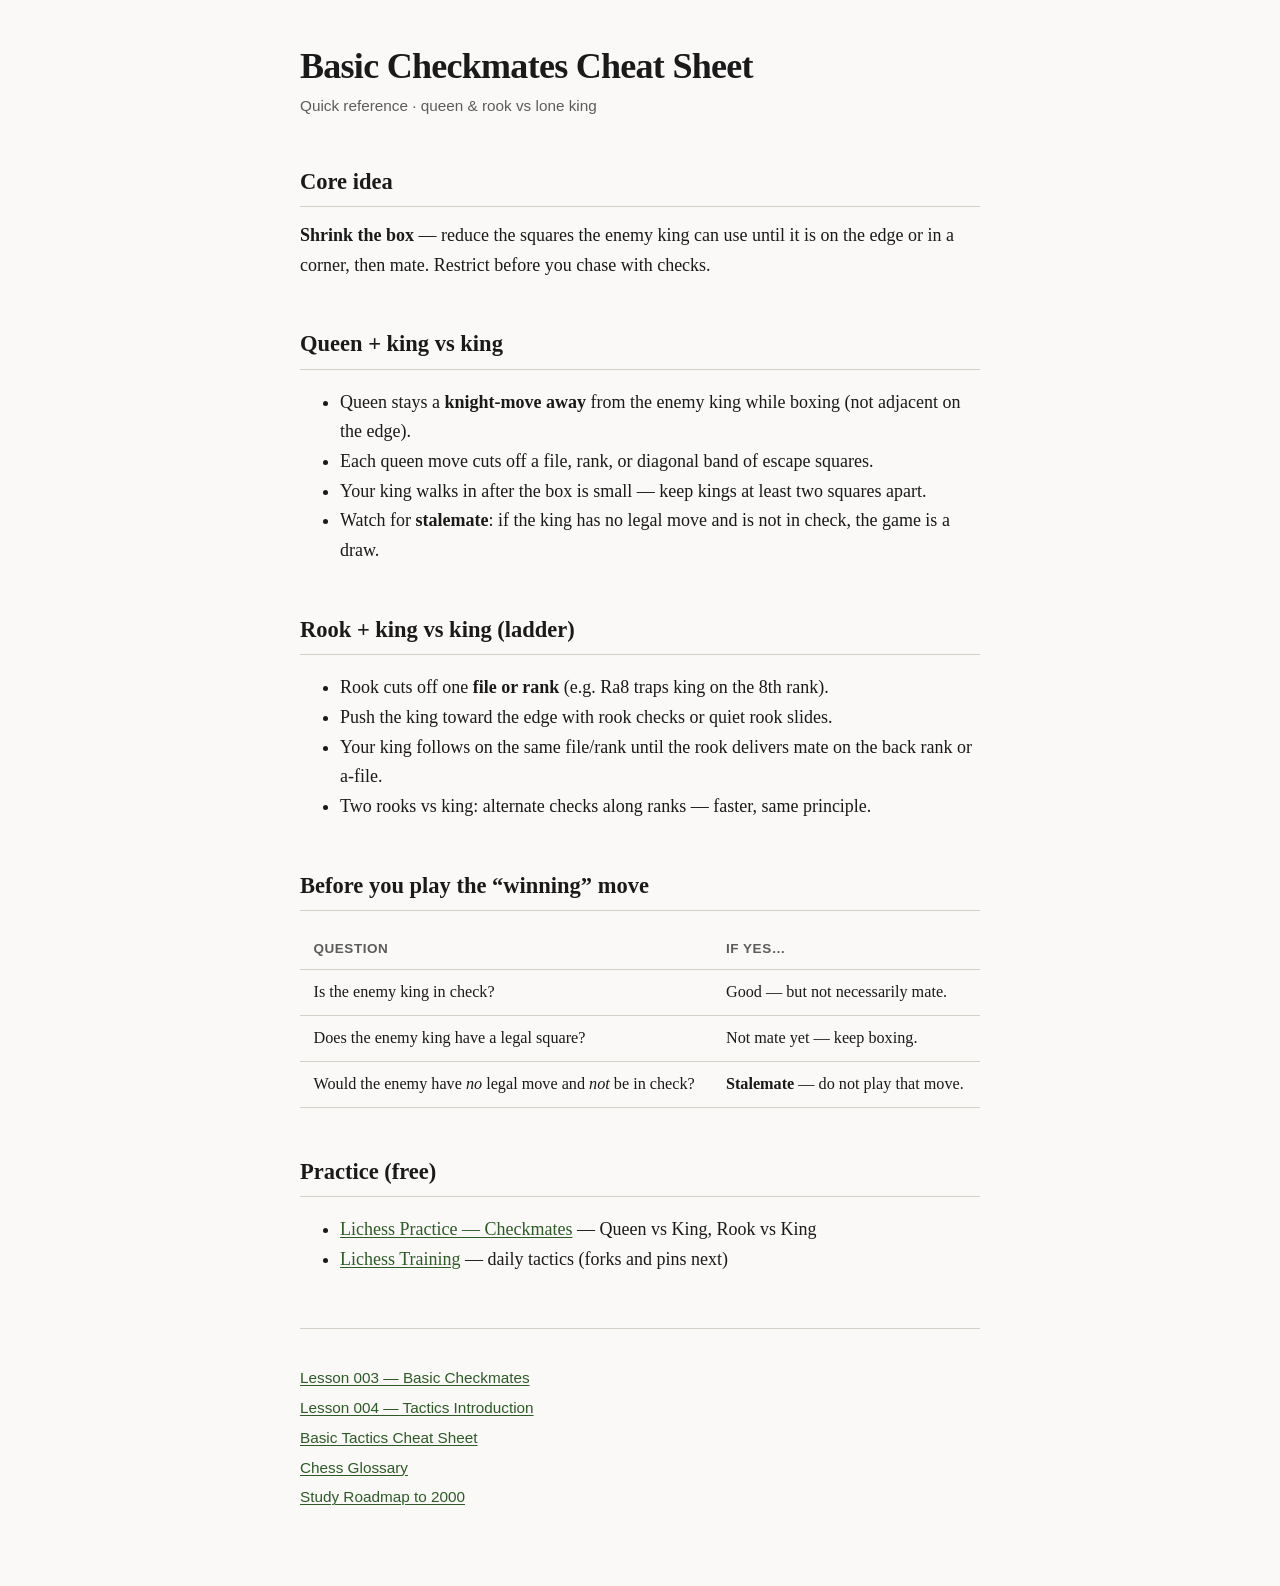
<file: reference/basic-checkmates.html>
<!DOCTYPE html>
<html lang="en">
<head>
  <meta charset="UTF-8">
  <meta name="viewport" content="width=device-width, initial-scale=1.0">
  <title>Basic Checkmates Cheat Sheet</title>
  <link rel="stylesheet" href="../assets/lesson.css">
</head>
<body>
<article>
  <h1>Basic Checkmates Cheat Sheet</h1>
  <p class="subtitle">Quick reference · queen &amp; rook vs lone king</p>

  <h2>Core idea</h2>
  <p>
    <strong>Shrink the box</strong> — reduce the squares the enemy king can use until it is
    on the edge or in a corner, then mate. Restrict before you chase with checks.
  </p>

  <h2>Queen + king vs king</h2>
  <ul>
    <li>Queen stays a <strong>knight-move away</strong> from the enemy king while boxing (not adjacent on the edge).</li>
    <li>Each queen move cuts off a file, rank, or diagonal band of escape squares.</li>
    <li>Your king walks in after the box is small — keep kings at least two squares apart.</li>
    <li>Watch for <strong>stalemate</strong>: if the king has no legal move and is not in check, the game is a draw.</li>
  </ul>

  <h2>Rook + king vs king (ladder)</h2>
  <ul>
    <li>Rook cuts off one <strong>file or rank</strong> (e.g. Ra8 traps king on the 8th rank).</li>
    <li>Push the king toward the edge with rook checks or quiet rook slides.</li>
    <li>Your king follows on the same file/rank until the rook delivers mate on the back rank or a-file.</li>
    <li>Two rooks vs king: alternate checks along ranks — faster, same principle.</li>
  </ul>

  <h2>Before you play the “winning” move</h2>
  <table class="rule-table">
    <thead>
      <tr><th>Question</th><th>If yes…</th></tr>
    </thead>
    <tbody>
      <tr><td>Is the enemy king in check?</td><td>Good — but not necessarily mate.</td></tr>
      <tr><td>Does the enemy king have a legal square?</td><td>Not mate yet — keep boxing.</td></tr>
      <tr><td>Would the enemy have <em>no</em> legal move and <em>not</em> be in check?</td><td><strong>Stalemate</strong> — do not play that move.</td></tr>
    </tbody>
  </table>

  <h2>Practice (free)</h2>
  <ul>
    <li><a href="https://lichess.org/practice/checkmates">Lichess Practice — Checkmates</a> — Queen vs King, Rook vs King</li>
    <li><a href="https://lichess.org/training">Lichess Training</a> — daily tactics (forks and pins next)</li>
  </ul>

  <nav class="nav-links">
    <ul>
      <li><a href="../lessons/0003-basic-checkmates.html">Lesson 003 — Basic Checkmates</a></li>
      <li><a href="../lessons/0004-tactics-intro.html">Lesson 004 — Tactics Introduction</a></li>
      <li><a href="basic-tactics.html">Basic Tactics Cheat Sheet</a></li>
      <li><a href="glossary.html">Chess Glossary</a></li>
      <li><a href="study-roadmap.html">Study Roadmap to 2000</a></li>
    </ul>
  </nav>
</article>
</body>
</html>
</file>
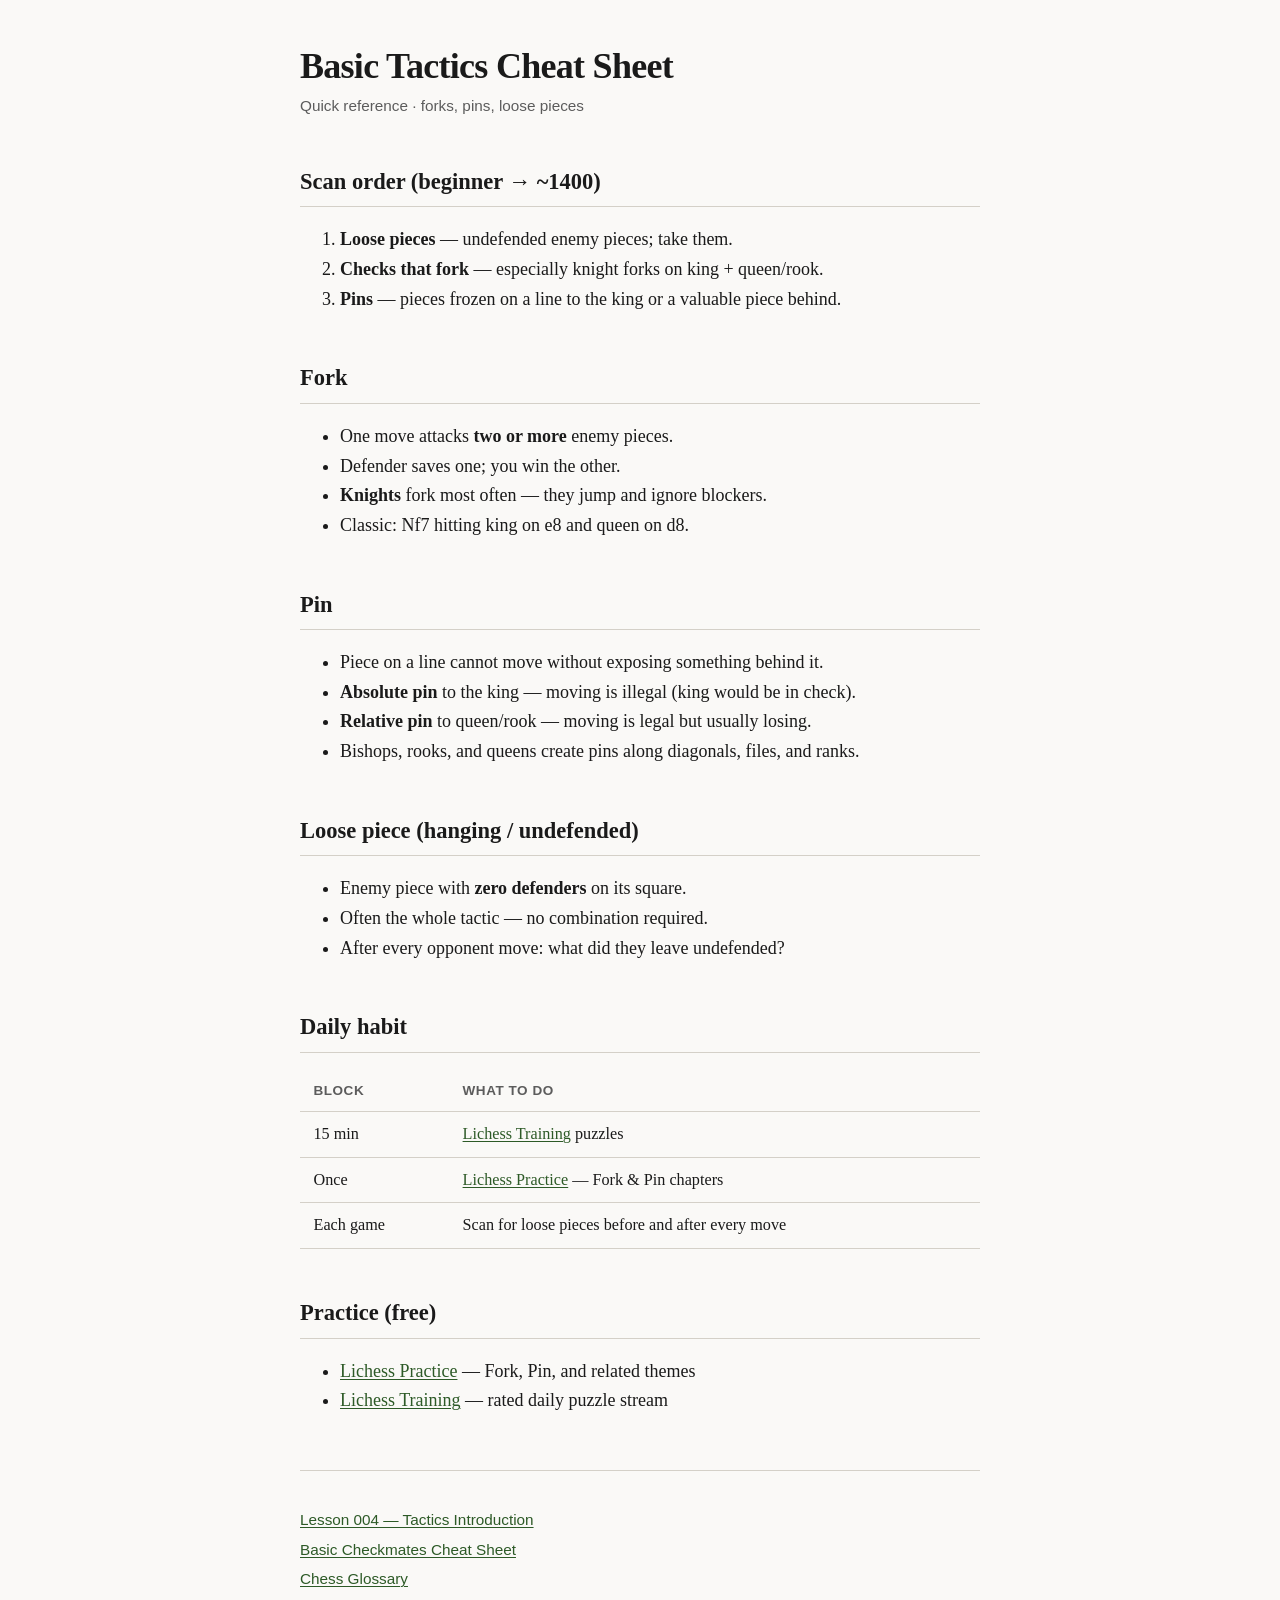
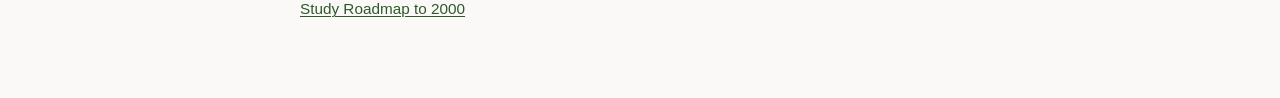
<file: reference/basic-tactics.html>
<!DOCTYPE html>
<html lang="en">
<head>
  <meta charset="UTF-8">
  <meta name="viewport" content="width=device-width, initial-scale=1.0">
  <title>Basic Tactics Cheat Sheet</title>
  <link rel="stylesheet" href="../assets/lesson.css">
</head>
<body>
<article>
  <h1>Basic Tactics Cheat Sheet</h1>
  <p class="subtitle">Quick reference · forks, pins, loose pieces</p>

  <h2>Scan order (beginner → ~1400)</h2>
  <ol>
    <li><strong>Loose pieces</strong> — undefended enemy pieces; take them.</li>
    <li><strong>Checks that fork</strong> — especially knight forks on king + queen/rook.</li>
    <li><strong>Pins</strong> — pieces frozen on a line to the king or a valuable piece behind.</li>
  </ol>

  <h2>Fork</h2>
  <ul>
    <li>One move attacks <strong>two or more</strong> enemy pieces.</li>
    <li>Defender saves one; you win the other.</li>
    <li><strong>Knights</strong> fork most often — they jump and ignore blockers.</li>
    <li>Classic: Nf7 hitting king on e8 and queen on d8.</li>
  </ul>

  <h2>Pin</h2>
  <ul>
    <li>Piece on a line cannot move without exposing something behind it.</li>
    <li><strong>Absolute pin</strong> to the king — moving is illegal (king would be in check).</li>
    <li><strong>Relative pin</strong> to queen/rook — moving is legal but usually losing.</li>
    <li>Bishops, rooks, and queens create pins along diagonals, files, and ranks.</li>
  </ul>

  <h2>Loose piece (hanging / undefended)</h2>
  <ul>
    <li>Enemy piece with <strong>zero defenders</strong> on its square.</li>
    <li>Often the whole tactic — no combination required.</li>
    <li>After every opponent move: what did they leave undefended?</li>
  </ul>

  <h2>Daily habit</h2>
  <table class="rule-table">
    <thead>
      <tr><th>Block</th><th>What to do</th></tr>
    </thead>
    <tbody>
      <tr><td>15 min</td><td><a href="https://lichess.org/training">Lichess Training</a> puzzles</td></tr>
      <tr><td>Once</td><td><a href="https://lichess.org/practice">Lichess Practice</a> — Fork &amp; Pin chapters</td></tr>
      <tr><td>Each game</td><td>Scan for loose pieces before and after every move</td></tr>
    </tbody>
  </table>

  <h2>Practice (free)</h2>
  <ul>
    <li><a href="https://lichess.org/practice">Lichess Practice</a> — Fork, Pin, and related themes</li>
    <li><a href="https://lichess.org/training">Lichess Training</a> — rated daily puzzle stream</li>
  </ul>

  <nav class="nav-links">
    <ul>
      <li><a href="../lessons/0004-tactics-intro.html">Lesson 004 — Tactics Introduction</a></li>
      <li><a href="basic-checkmates.html">Basic Checkmates Cheat Sheet</a></li>
      <li><a href="glossary.html">Chess Glossary</a></li>
      <li><a href="study-roadmap.html">Study Roadmap to 2000</a></li>
    </ul>
  </nav>
</article>
</body>
</html>
</file>
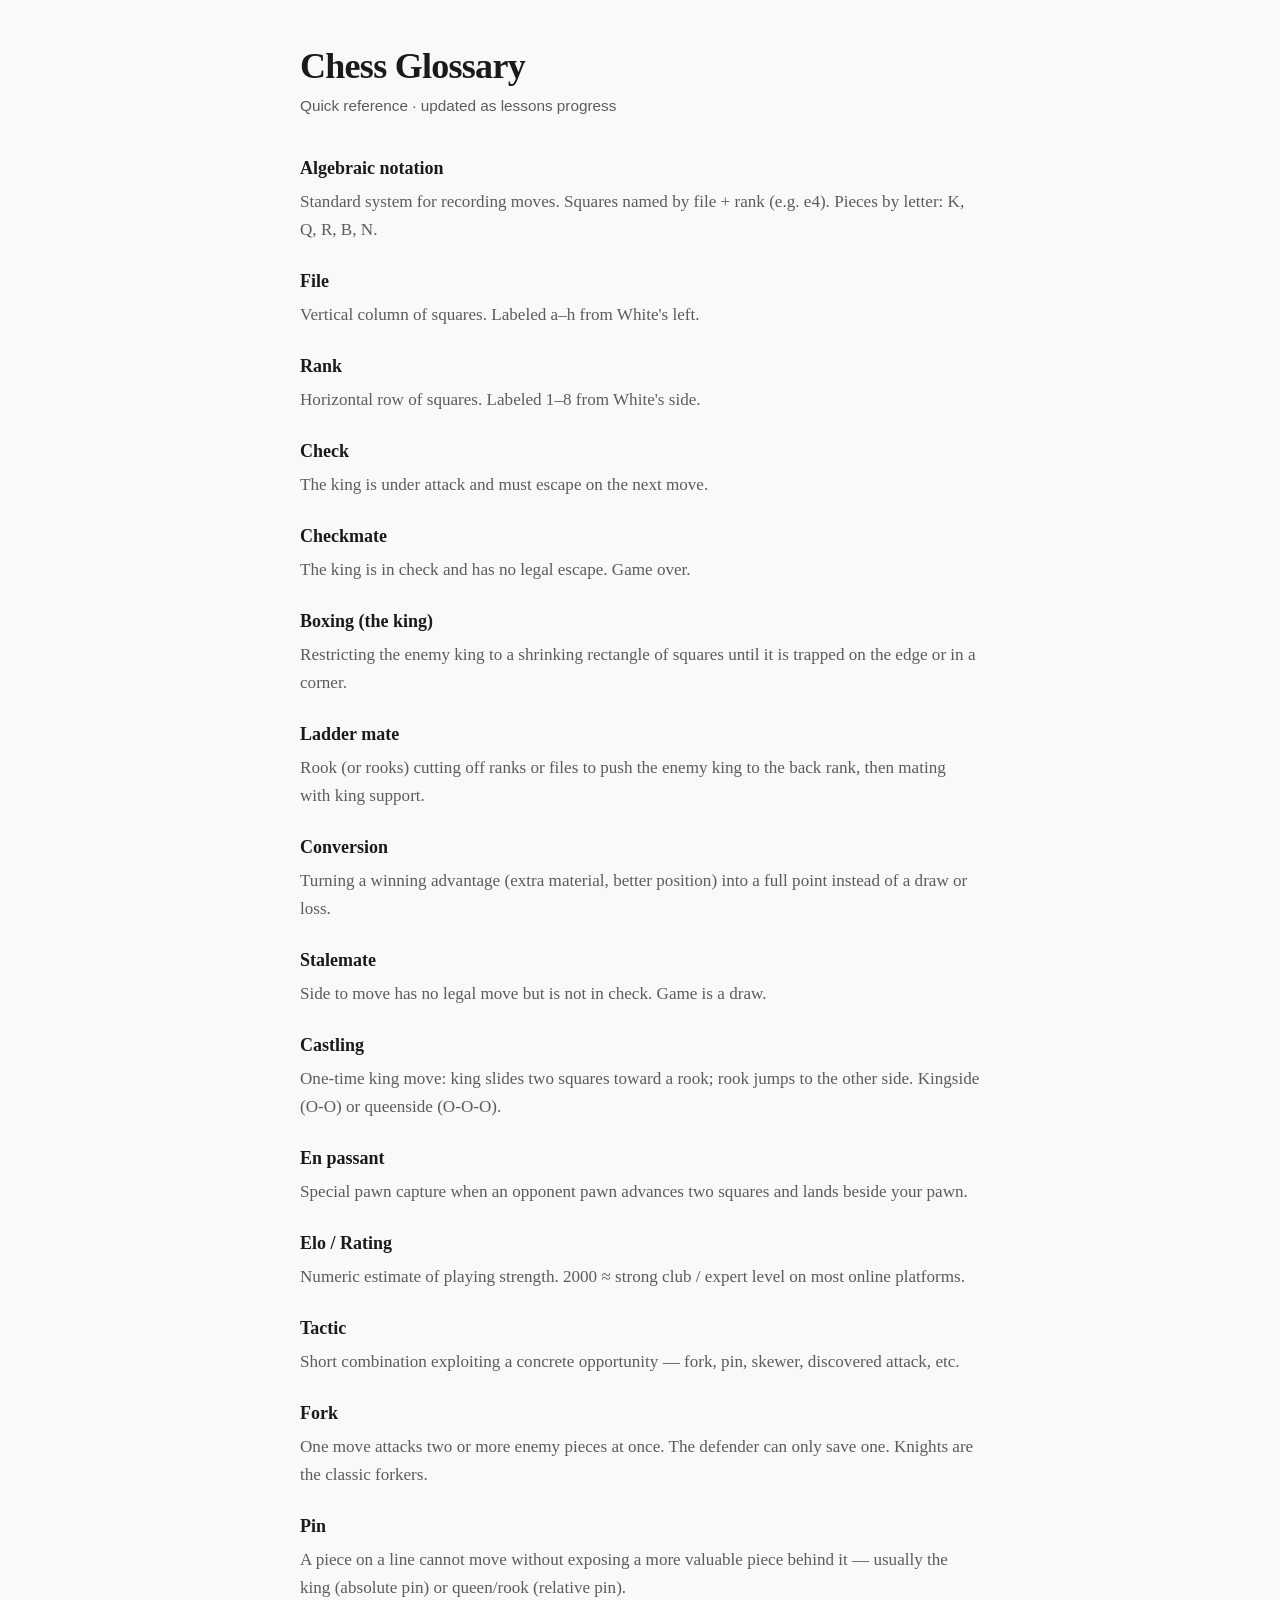
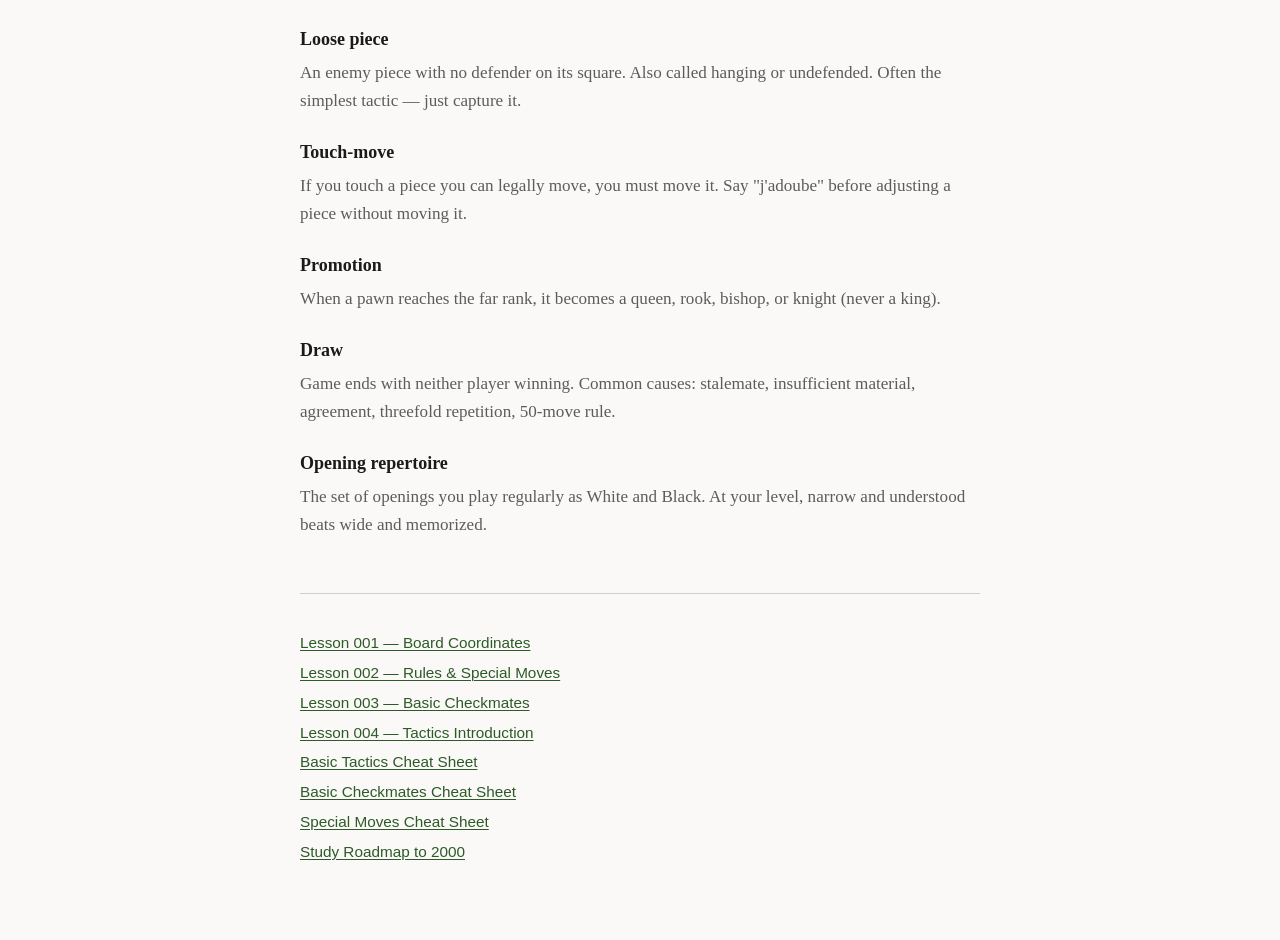
<file: reference/glossary.html>
<!DOCTYPE html>
<html lang="en">
<head>
  <meta charset="UTF-8">
  <meta name="viewport" content="width=device-width, initial-scale=1.0">
  <title>Chess Glossary</title>
  <link rel="stylesheet" href="../assets/lesson.css">
  <style>
    dl { margin: 0; }
    dt {
      font-weight: 600;
      margin-top: 1.25rem;
    }
    dt:first-child { margin-top: 0; }
    dd {
      margin: 0.25rem 0 0 0;
      color: var(--muted);
      font-size: 0.95rem;
    }
  </style>
</head>
<body>
<article>
  <h1>Chess Glossary</h1>
  <p class="subtitle">Quick reference · updated as lessons progress</p>

  <dl>
    <dt>Algebraic notation</dt>
    <dd>Standard system for recording moves. Squares named by file + rank (e.g. e4). Pieces by letter: K, Q, R, B, N.</dd>

    <dt>File</dt>
    <dd>Vertical column of squares. Labeled a–h from White's left.</dd>

    <dt>Rank</dt>
    <dd>Horizontal row of squares. Labeled 1–8 from White's side.</dd>

    <dt>Check</dt>
    <dd>The king is under attack and must escape on the next move.</dd>

    <dt>Checkmate</dt>
    <dd>The king is in check and has no legal escape. Game over.</dd>

    <dt>Boxing (the king)</dt>
    <dd>Restricting the enemy king to a shrinking rectangle of squares until it is trapped on the edge or in a corner.</dd>

    <dt>Ladder mate</dt>
    <dd>Rook (or rooks) cutting off ranks or files to push the enemy king to the back rank, then mating with king support.</dd>

    <dt>Conversion</dt>
    <dd>Turning a winning advantage (extra material, better position) into a full point instead of a draw or loss.</dd>

    <dt>Stalemate</dt>
    <dd>Side to move has no legal move but is not in check. Game is a draw.</dd>

    <dt>Castling</dt>
    <dd>One-time king move: king slides two squares toward a rook; rook jumps to the other side. Kingside (O-O) or queenside (O-O-O).</dd>

    <dt>En passant</dt>
    <dd>Special pawn capture when an opponent pawn advances two squares and lands beside your pawn.</dd>

    <dt>Elo / Rating</dt>
    <dd>Numeric estimate of playing strength. 2000 ≈ strong club / expert level on most online platforms.</dd>

    <dt>Tactic</dt>
    <dd>Short combination exploiting a concrete opportunity — fork, pin, skewer, discovered attack, etc.</dd>

    <dt>Fork</dt>
    <dd>One move attacks two or more enemy pieces at once. The defender can only save one. Knights are the classic forkers.</dd>

    <dt>Pin</dt>
    <dd>A piece on a line cannot move without exposing a more valuable piece behind it — usually the king (absolute pin) or queen/rook (relative pin).</dd>

    <dt>Loose piece</dt>
    <dd>An enemy piece with no defender on its square. Also called hanging or undefended. Often the simplest tactic — just capture it.</dd>

    <dt>Touch-move</dt>
    <dd>If you touch a piece you can legally move, you must move it. Say "j'adoube" before adjusting a piece without moving it.</dd>

    <dt>Promotion</dt>
    <dd>When a pawn reaches the far rank, it becomes a queen, rook, bishop, or knight (never a king).</dd>

    <dt>Draw</dt>
    <dd>Game ends with neither player winning. Common causes: stalemate, insufficient material, agreement, threefold repetition, 50-move rule.</dd>

    <dt>Opening repertoire</dt>
    <dd>The set of openings you play regularly as White and Black. At your level, narrow and understood beats wide and memorized.</dd>
  </dl>

  <nav class="nav-links">
    <ul>
      <li><a href="../lessons/0001-board-coordinates.html">Lesson 001 — Board Coordinates</a></li>
      <li><a href="../lessons/0002-rules-and-special-moves.html">Lesson 002 — Rules &amp; Special Moves</a></li>
      <li><a href="../lessons/0003-basic-checkmates.html">Lesson 003 — Basic Checkmates</a></li>
      <li><a href="../lessons/0004-tactics-intro.html">Lesson 004 — Tactics Introduction</a></li>
      <li><a href="basic-tactics.html">Basic Tactics Cheat Sheet</a></li>
      <li><a href="basic-checkmates.html">Basic Checkmates Cheat Sheet</a></li>
      <li><a href="special-moves.html">Special Moves Cheat Sheet</a></li>
      <li><a href="study-roadmap.html">Study Roadmap to 2000</a></li>
    </ul>
  </nav>
</article>
</body>
</html>
</file>
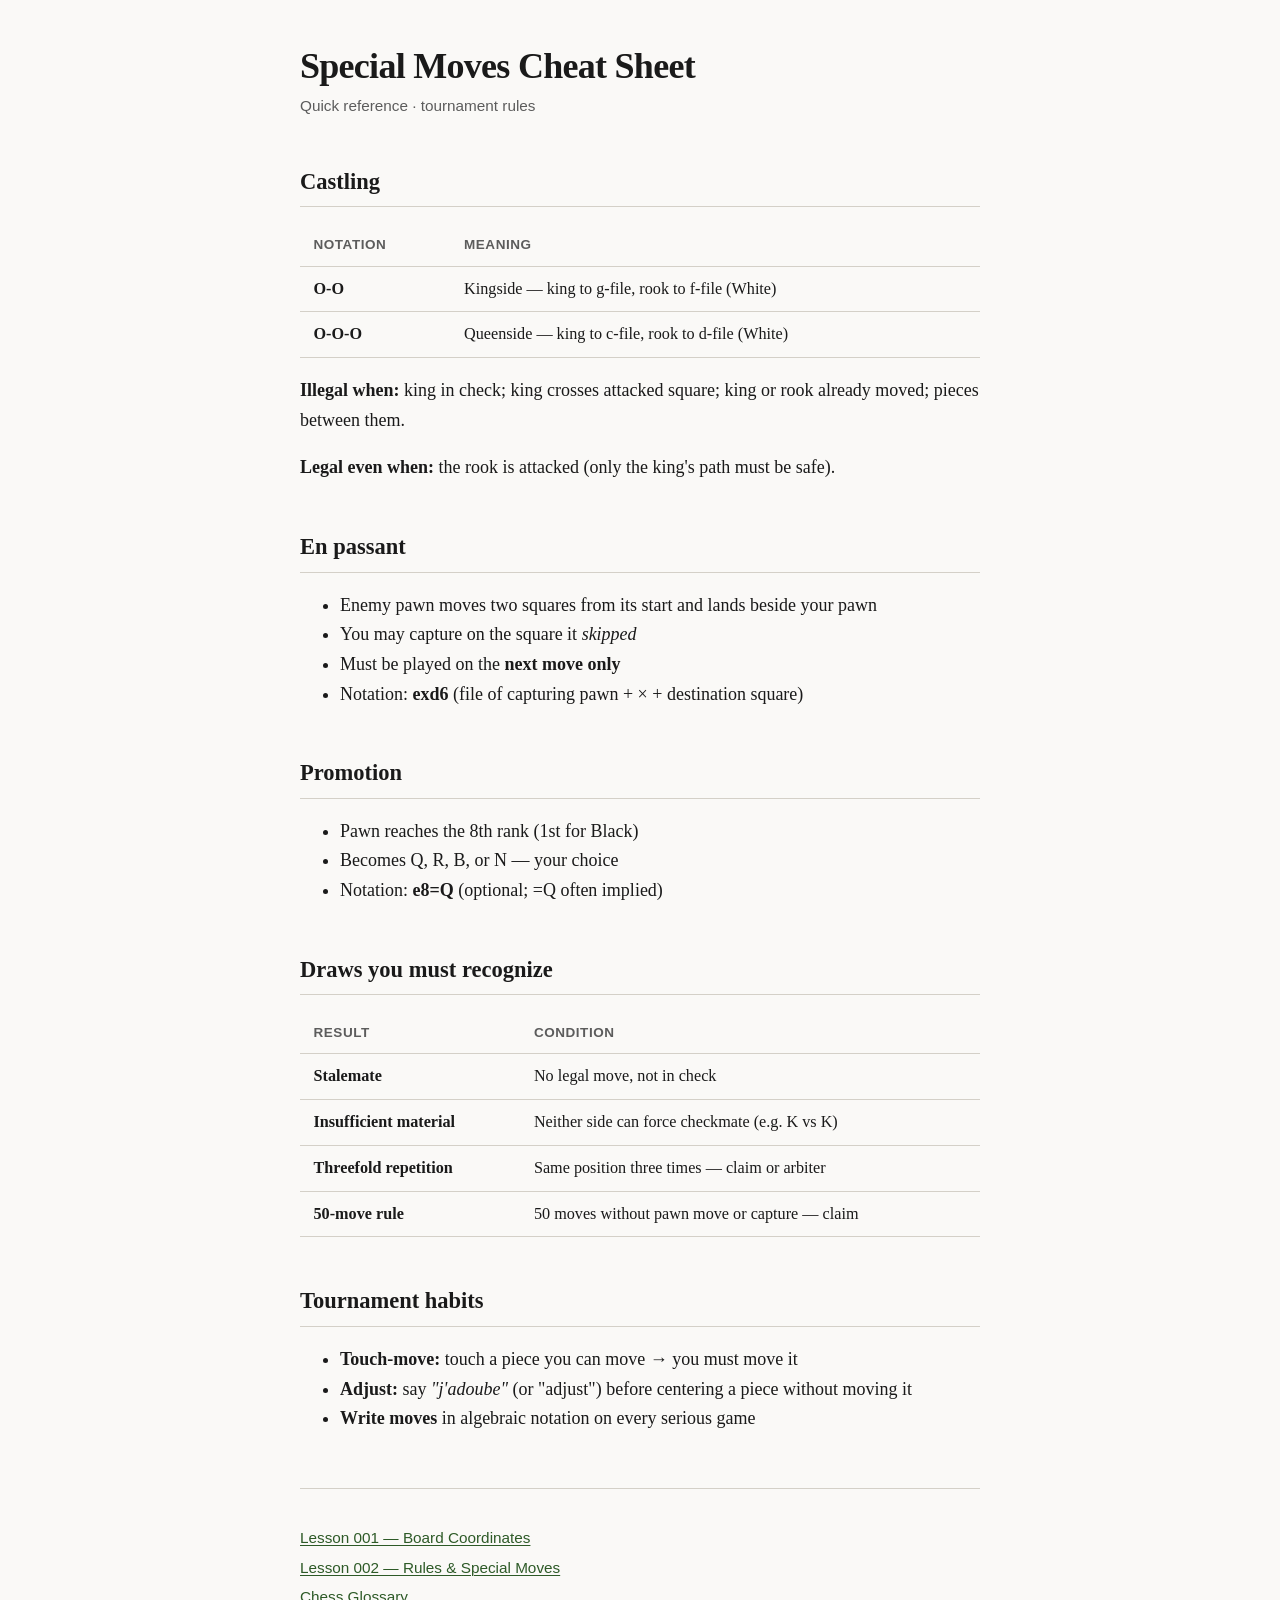
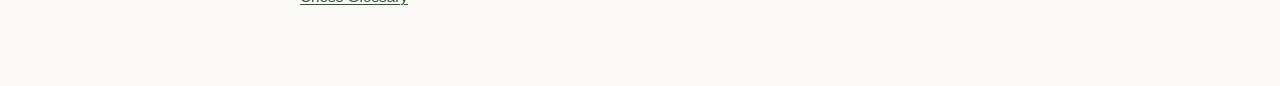
<file: reference/special-moves.html>
<!DOCTYPE html>
<html lang="en">
<head>
  <meta charset="UTF-8">
  <meta name="viewport" content="width=device-width, initial-scale=1.0">
  <title>Special Moves Cheat Sheet</title>
  <link rel="stylesheet" href="../assets/lesson.css">
</head>
<body>
<article>
  <h1>Special Moves Cheat Sheet</h1>
  <p class="subtitle">Quick reference · tournament rules</p>

  <h2>Castling</h2>
  <table class="rule-table">
    <thead>
      <tr><th>Notation</th><th>Meaning</th></tr>
    </thead>
    <tbody>
      <tr><td><strong>O-O</strong></td><td>Kingside — king to g-file, rook to f-file (White)</td></tr>
      <tr><td><strong>O-O-O</strong></td><td>Queenside — king to c-file, rook to d-file (White)</td></tr>
    </tbody>
  </table>
  <p><strong>Illegal when:</strong> king in check; king crosses attacked square; king or rook already moved; pieces between them.</p>
  <p><strong>Legal even when:</strong> the rook is attacked (only the king's path must be safe).</p>

  <h2>En passant</h2>
  <ul>
    <li>Enemy pawn moves two squares from its start and lands beside your pawn</li>
    <li>You may capture on the square it <em>skipped</em></li>
    <li>Must be played on the <strong>next move only</strong></li>
    <li>Notation: <strong>exd6</strong> (file of capturing pawn + × + destination square)</li>
  </ul>

  <h2>Promotion</h2>
  <ul>
    <li>Pawn reaches the 8th rank (1st for Black)</li>
    <li>Becomes Q, R, B, or N — your choice</li>
    <li>Notation: <strong>e8=Q</strong> (optional; =Q often implied)</li>
  </ul>

  <h2>Draws you must recognize</h2>
  <table class="rule-table">
    <thead>
      <tr><th>Result</th><th>Condition</th></tr>
    </thead>
    <tbody>
      <tr><td><strong>Stalemate</strong></td><td>No legal move, not in check</td></tr>
      <tr><td><strong>Insufficient material</strong></td><td>Neither side can force checkmate (e.g. K vs K)</td></tr>
      <tr><td><strong>Threefold repetition</strong></td><td>Same position three times — claim or arbiter</td></tr>
      <tr><td><strong>50-move rule</strong></td><td>50 moves without pawn move or capture — claim</td></tr>
    </tbody>
  </table>

  <h2>Tournament habits</h2>
  <ul>
    <li><strong>Touch-move:</strong> touch a piece you can move → you must move it</li>
    <li><strong>Adjust:</strong> say <em>"j'adoube"</em> (or "adjust") before centering a piece without moving it</li>
    <li><strong>Write moves</strong> in algebraic notation on every serious game</li>
  </ul>

  <nav class="nav-links">
    <ul>
      <li><a href="../lessons/0001-board-coordinates.html">Lesson 001 — Board Coordinates</a></li>
      <li><a href="../lessons/0002-rules-and-special-moves.html">Lesson 002 — Rules &amp; Special Moves</a></li>
      <li><a href="glossary.html">Chess Glossary</a></li>
    </ul>
  </nav>
</article>
</body>
</html>
</file>
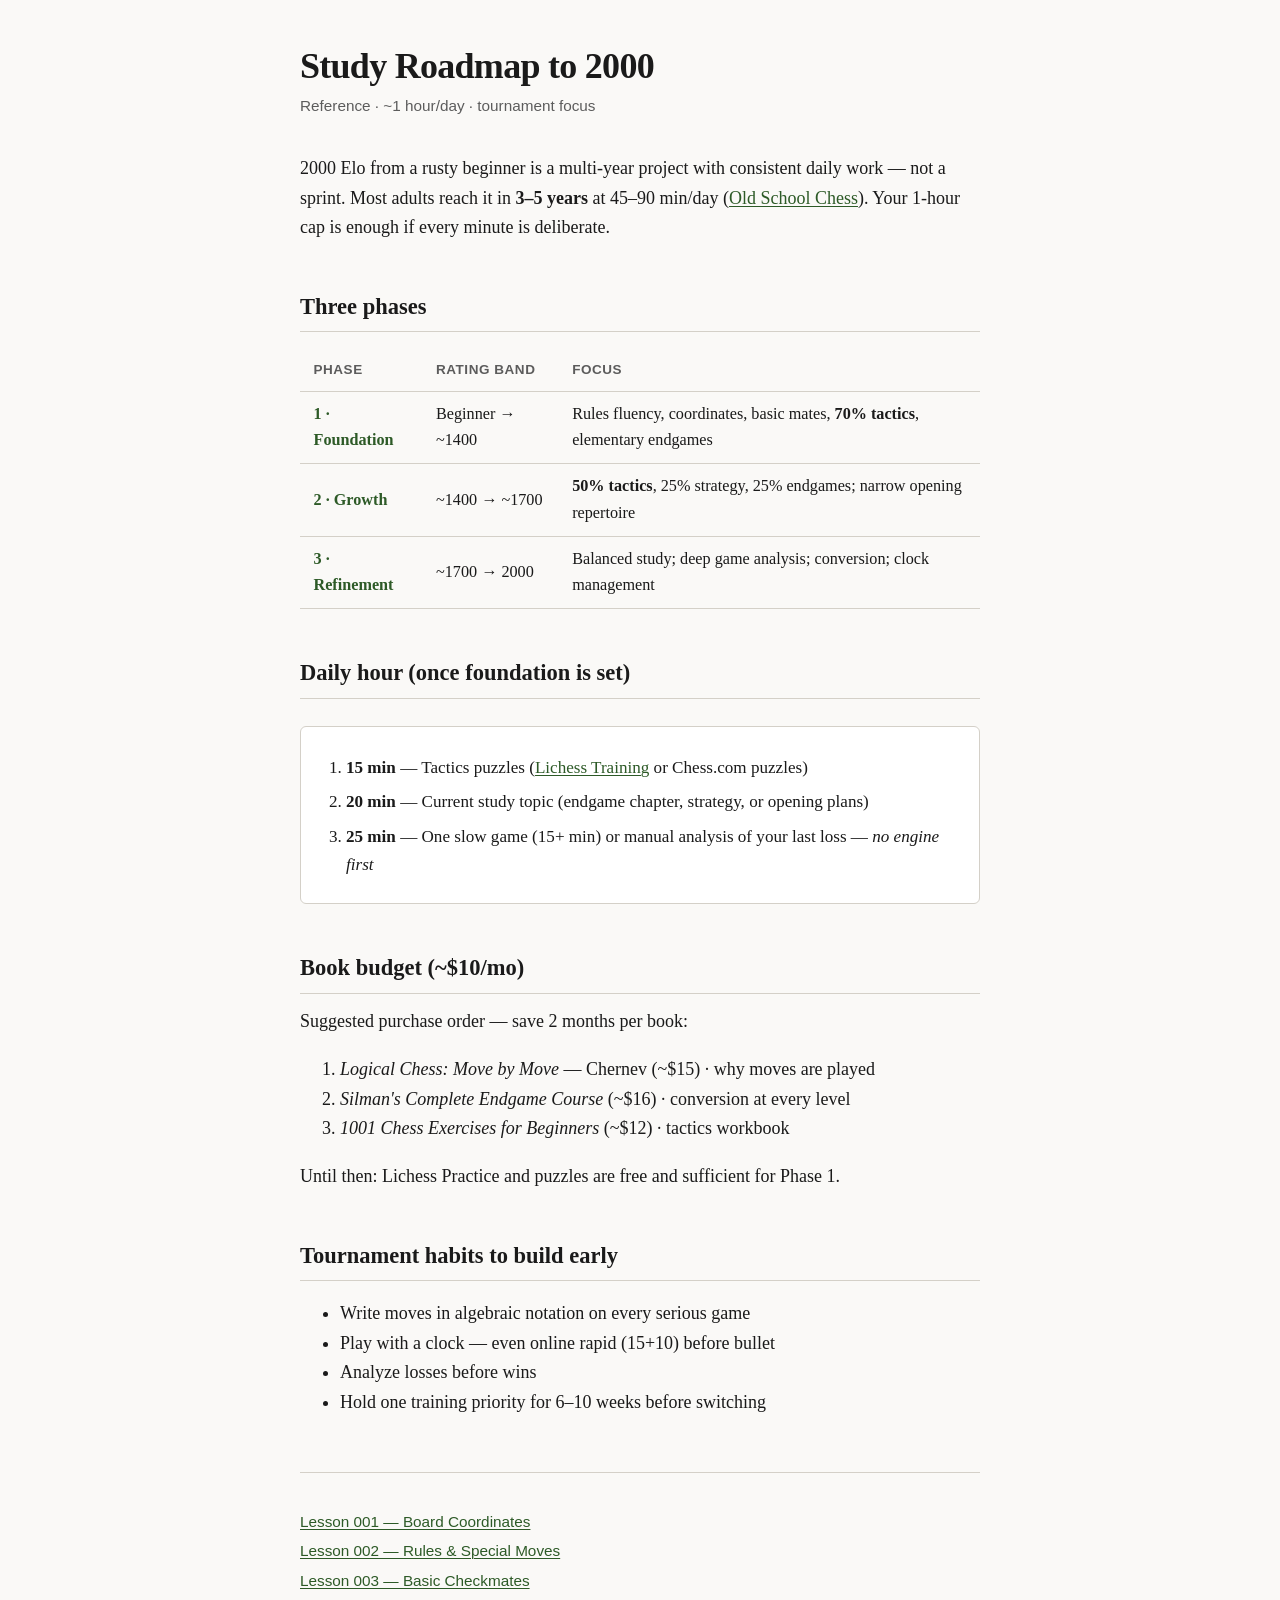
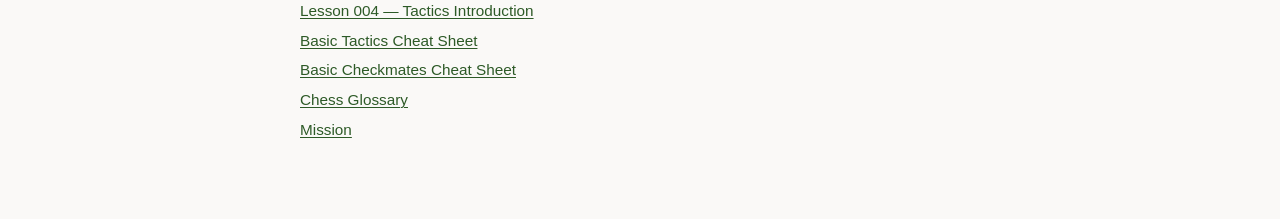
<file: reference/study-roadmap.html>
<!DOCTYPE html>
<html lang="en">
<head>
  <meta charset="UTF-8">
  <meta name="viewport" content="width=device-width, initial-scale=1.0">
  <title>Study Roadmap to 2000</title>
  <link rel="stylesheet" href="../assets/lesson.css">
  <style>
    table {
      width: 100%;
      border-collapse: collapse;
      font-size: 0.9rem;
      margin: 1rem 0;
    }
    th, td {
      text-align: left;
      padding: 0.5rem 0.75rem;
      border-bottom: 1px solid var(--border);
    }
    th { font-family: var(--font-sans); font-size: 0.75rem; text-transform: uppercase; letter-spacing: 0.04em; color: var(--muted); }
    .phase { font-weight: 600; color: var(--accent); }
    .daily {
      background: #fff;
      border: 1px solid var(--border);
      border-radius: 6px;
      padding: 1rem 1.25rem;
      margin: 1.5rem 0;
      font-size: 0.95rem;
    }
    .daily ol { margin: 0.5rem 0 0; padding-left: 1.25rem; }
    .daily li { margin: 0.35rem 0; }
  </style>
</head>
<body>
<article>
  <h1>Study Roadmap to 2000</h1>
  <p class="subtitle">Reference · ~1 hour/day · tournament focus</p>

  <p>
    2000 Elo from a rusty beginner is a multi-year project with consistent daily work —
    not a sprint. Most adults reach it in <strong>3–5 years</strong> at 45–90 min/day
    (<a href="https://oldschoolchess.com/learn/guides/fastest-path-to-2000">Old School Chess</a>).
    Your 1-hour cap is enough if every minute is deliberate.
  </p>

  <h2>Three phases</h2>
  <table>
    <thead>
      <tr><th>Phase</th><th>Rating band</th><th>Focus</th></tr>
    </thead>
    <tbody>
      <tr>
        <td class="phase">1 · Foundation</td>
        <td>Beginner → ~1400</td>
        <td>Rules fluency, coordinates, basic mates, <strong>70% tactics</strong>, elementary endgames</td>
      </tr>
      <tr>
        <td class="phase">2 · Growth</td>
        <td>~1400 → ~1700</td>
        <td><strong>50% tactics</strong>, 25% strategy, 25% endgames; narrow opening repertoire</td>
      </tr>
      <tr>
        <td class="phase">3 · Refinement</td>
        <td>~1700 → 2000</td>
        <td>Balanced study; deep game analysis; conversion; clock management</td>
      </tr>
    </tbody>
  </table>

  <h2>Daily hour (once foundation is set)</h2>
  <div class="daily">
    <ol>
      <li><strong>15 min</strong> — Tactics puzzles (<a href="https://lichess.org/training">Lichess Training</a> or Chess.com puzzles)</li>
      <li><strong>20 min</strong> — Current study topic (endgame chapter, strategy, or opening plans)</li>
      <li><strong>25 min</strong> — One slow game (15+ min) or manual analysis of your last loss — <em>no engine first</em></li>
    </ol>
  </div>

  <h2>Book budget (~$10/mo)</h2>
  <p>Suggested purchase order — save 2 months per book:</p>
  <ol>
    <li><em>Logical Chess: Move by Move</em> — Chernev (~$15) · why moves are played</li>
    <li><em>Silman's Complete Endgame Course</em> (~$16) · conversion at every level</li>
    <li><em>1001 Chess Exercises for Beginners</em> (~$12) · tactics workbook</li>
  </ol>
  <p>Until then: Lichess Practice and puzzles are free and sufficient for Phase 1.</p>

  <h2>Tournament habits to build early</h2>
  <ul>
    <li>Write moves in algebraic notation on every serious game</li>
    <li>Play with a clock — even online rapid (15+10) before bullet</li>
    <li>Analyze losses before wins</li>
    <li>Hold one training priority for 6–10 weeks before switching</li>
  </ul>

  <nav class="nav-links">
    <ul>
      <li><a href="../lessons/0001-board-coordinates.html">Lesson 001 — Board Coordinates</a></li>
      <li><a href="../lessons/0002-rules-and-special-moves.html">Lesson 002 — Rules &amp; Special Moves</a></li>
      <li><a href="../lessons/0003-basic-checkmates.html">Lesson 003 — Basic Checkmates</a></li>
      <li><a href="../lessons/0004-tactics-intro.html">Lesson 004 — Tactics Introduction</a></li>
      <li><a href="basic-tactics.html">Basic Tactics Cheat Sheet</a></li>
      <li><a href="basic-checkmates.html">Basic Checkmates Cheat Sheet</a></li>
      <li><a href="glossary.html">Chess Glossary</a></li>
      <li><a href="../MISSION.md">Mission</a></li>
    </ul>
  </nav>
</article>
</body>
</html>
</file>
<file: assets/lesson.css>
/* Chess teaching workspace — shared lesson styles */

:root {
  --bg: #faf9f7;
  --ink: #1a1a1a;
  --muted: #5c5c5c;
  --accent: #2d5a27;
  --accent-light: #e8f0e6;
  --board-light: #f0d9b5;
  --board-dark: #b58863;
  --border: #d4d0c8;
  --correct: #2d6a4f;
  --wrong: #9b2226;
  --font-serif: "Iowan Old Style", "Palatino Linotype", Palatino, Georgia, serif;
  --font-sans: "Helvetica Neue", Helvetica, Arial, sans-serif;
  --max-width: 680px;
}

*, *::before, *::after { box-sizing: border-box; }

html {
  font-size: 18px;
  -webkit-font-smoothing: antialiased;
}

body {
  margin: 0;
  padding: 2.5rem 1.5rem 4rem;
  background: var(--bg);
  color: var(--ink);
  font-family: var(--font-serif);
  line-height: 1.65;
}

article {
  max-width: var(--max-width);
  margin: 0 auto;
}

h1 {
  font-weight: 600;
  font-size: 2rem;
  line-height: 1.2;
  margin: 0 0 0.25rem;
  letter-spacing: -0.02em;
}

.subtitle {
  font-family: var(--font-sans);
  font-size: 0.85rem;
  color: var(--muted);
  margin: 0 0 2rem;
}

h2 {
  font-size: 1.25rem;
  font-weight: 600;
  margin: 2.5rem 0 0.75rem;
  border-bottom: 1px solid var(--border);
  padding-bottom: 0.35rem;
}

h3 {
  font-size: 1.05rem;
  font-weight: 600;
  margin: 1.75rem 0 0.5rem;
}

p { margin: 0 0 1rem; }

a {
  color: var(--accent);
  text-decoration-thickness: 1px;
  text-underline-offset: 2px;
}

a:hover { text-decoration-thickness: 2px; }

.mission-tag {
  display: inline-block;
  font-family: var(--font-sans);
  font-size: 0.75rem;
  text-transform: uppercase;
  letter-spacing: 0.06em;
  color: var(--accent);
  background: var(--accent-light);
  padding: 0.25rem 0.6rem;
  border-radius: 3px;
  margin-bottom: 1rem;
}

.callout {
  background: var(--accent-light);
  border-left: 3px solid var(--accent);
  padding: 0.85rem 1.1rem;
  margin: 1.5rem 0;
  font-size: 0.95rem;
}

.callout strong { color: var(--accent); }

figure {
  margin: 1.5rem 0;
}

figcaption {
  font-family: var(--font-sans);
  font-size: 0.8rem;
  color: var(--muted);
  margin-top: 0.5rem;
  text-align: center;
}

.nav-links {
  font-family: var(--font-sans);
  font-size: 0.85rem;
  margin-top: 3rem;
  padding-top: 1.5rem;
  border-top: 1px solid var(--border);
  color: var(--muted);
}

.nav-links ul {
  list-style: none;
  padding: 0;
  margin: 0.5rem 0 0;
}

.nav-links li { margin: 0.25rem 0; }

.source {
  font-family: var(--font-sans);
  font-size: 0.85rem;
  color: var(--muted);
  margin-top: 2rem;
  padding: 1rem;
  background: #f3f2ef;
  border-radius: 4px;
}

.ask-teacher {
  font-family: var(--font-sans);
  font-size: 0.85rem;
  margin-top: 1.5rem;
  padding: 0.75rem 1rem;
  border: 1px dashed var(--border);
  border-radius: 4px;
  color: var(--muted);
}

/* Board grid */
.board-wrap {
  display: flex;
  flex-direction: column;
  align-items: center;
  margin: 1.5rem 0;
}

.board-container {
  display: grid;
  grid-template-columns: 1.5rem repeat(8, 1fr) 1.5rem;
  grid-template-rows: 1.5rem repeat(8, 1fr) 1.5rem;
  width: min(100%, 400px);
  aspect-ratio: 1;
  min-height: 280px;
  user-select: none;
}

.board-container .square {
  min-width: 0;
  min-height: 0;
}

.board-rank, .board-file {
  display: flex;
  align-items: center;
  justify-content: center;
  font-family: var(--font-sans);
  font-size: 0.7rem;
  color: var(--muted);
  font-weight: 600;
}

.board-grid {
  grid-column: 2 / 10;
  grid-row: 2 / 10;
  display: grid;
  grid-template-columns: repeat(8, 1fr);
  grid-template-rows: repeat(8, 1fr);
  border: 2px solid #5a4636;
}

.square {
  display: flex;
  align-items: center;
  justify-content: center;
  cursor: default;
  position: relative;
  transition: background 0.15s;
}

.square.light { background: var(--board-light); }
.square.dark  { background: var(--board-dark); }

.square.clickable { cursor: pointer; }
.square.clickable:hover { filter: brightness(1.08); }

.square.highlight { box-shadow: inset 0 0 0 3px var(--accent); }
.square.correct   { box-shadow: inset 0 0 0 3px var(--correct); }
.square.wrong     { box-shadow: inset 0 0 0 3px var(--wrong); }

.square .piece {
  font-size: clamp(1.25rem, 5.5vw, 2.25rem);
  line-height: 1;
  pointer-events: none;
}

.square .coord-hint {
  position: absolute;
  bottom: 2px;
  right: 3px;
  font-family: var(--font-sans);
  font-size: 0.55rem;
  opacity: 0.45;
}

/* Quiz widget */
.quiz-panel {
  background: #fff;
  border: 1px solid var(--border);
  border-radius: 6px;
  padding: 1.25rem;
  margin: 1.5rem 0;
}

.quiz-prompt {
  font-size: 1.1rem;
  margin: 0 0 1rem;
  text-align: center;
}

.quiz-prompt code {
  font-family: var(--font-sans);
  font-size: 1.3rem;
  font-weight: 700;
  color: var(--accent);
  background: var(--accent-light);
  padding: 0.15rem 0.5rem;
  border-radius: 3px;
}

.quiz-feedback {
  font-family: var(--font-sans);
  font-size: 0.9rem;
  text-align: center;
  min-height: 1.4rem;
  margin-top: 0.75rem;
}

.quiz-feedback.correct { color: var(--correct); font-weight: 600; }
.quiz-feedback.wrong   { color: var(--wrong); }

.quiz-progress {
  font-family: var(--font-sans);
  font-size: 0.8rem;
  color: var(--muted);
  text-align: center;
  margin-top: 0.5rem;
}

.quiz-score {
  font-family: var(--font-sans);
  font-size: 0.95rem;
  text-align: center;
  margin-top: 1rem;
  padding-top: 1rem;
  border-top: 1px solid var(--border);
}

.btn {
  font-family: var(--font-sans);
  font-size: 0.85rem;
  padding: 0.5rem 1.2rem;
  border: 1px solid var(--accent);
  background: var(--accent);
  color: #fff;
  border-radius: 4px;
  cursor: pointer;
  display: block;
  margin: 1rem auto 0;
}

.btn:hover { filter: brightness(1.1); }
.btn:disabled { opacity: 0.5; cursor: default; }

/* Multiple-choice quiz */
.choice-list {
  list-style: none;
  padding: 0;
  margin: 0;
}

.choice-btn {
  display: block;
  width: 100%;
  text-align: left;
  font-family: var(--font-sans);
  font-size: 0.9rem;
  padding: 0.65rem 0.85rem;
  margin: 0.4rem 0;
  border: 1px solid var(--border);
  border-radius: 4px;
  background: #fff;
  color: var(--ink);
  cursor: pointer;
  line-height: 1.4;
}

.choice-btn:hover:not(:disabled) { border-color: var(--accent); background: var(--accent-light); }
.choice-btn:disabled { cursor: default; }
.choice-btn.correct { border-color: var(--correct); background: #e8f5ee; color: var(--correct); font-weight: 600; }
.choice-btn.wrong { border-color: var(--wrong); background: #fce8e8; color: var(--wrong); }

.diagram-row {
  display: grid;
  gap: 1rem;
  margin: 1.25rem 0;
}

@media (min-width: 560px) {
  .diagram-row.two-col { grid-template-columns: 1fr 1fr; align-items: start; }
}

.rule-table {
  width: 100%;
  border-collapse: collapse;
  font-size: 0.9rem;
  margin: 1rem 0;
}

.rule-table th, .rule-table td {
  text-align: left;
  padding: 0.5rem 0.75rem;
  border-bottom: 1px solid var(--border);
  vertical-align: top;
}

.rule-table th {
  font-family: var(--font-sans);
  font-size: 0.75rem;
  text-transform: uppercase;
  letter-spacing: 0.04em;
  color: var(--muted);
}

@media print {
  body { padding: 0; font-size: 11pt; }
  .quiz-panel, .btn, .ask-teacher { display: none; }
}
</file>
